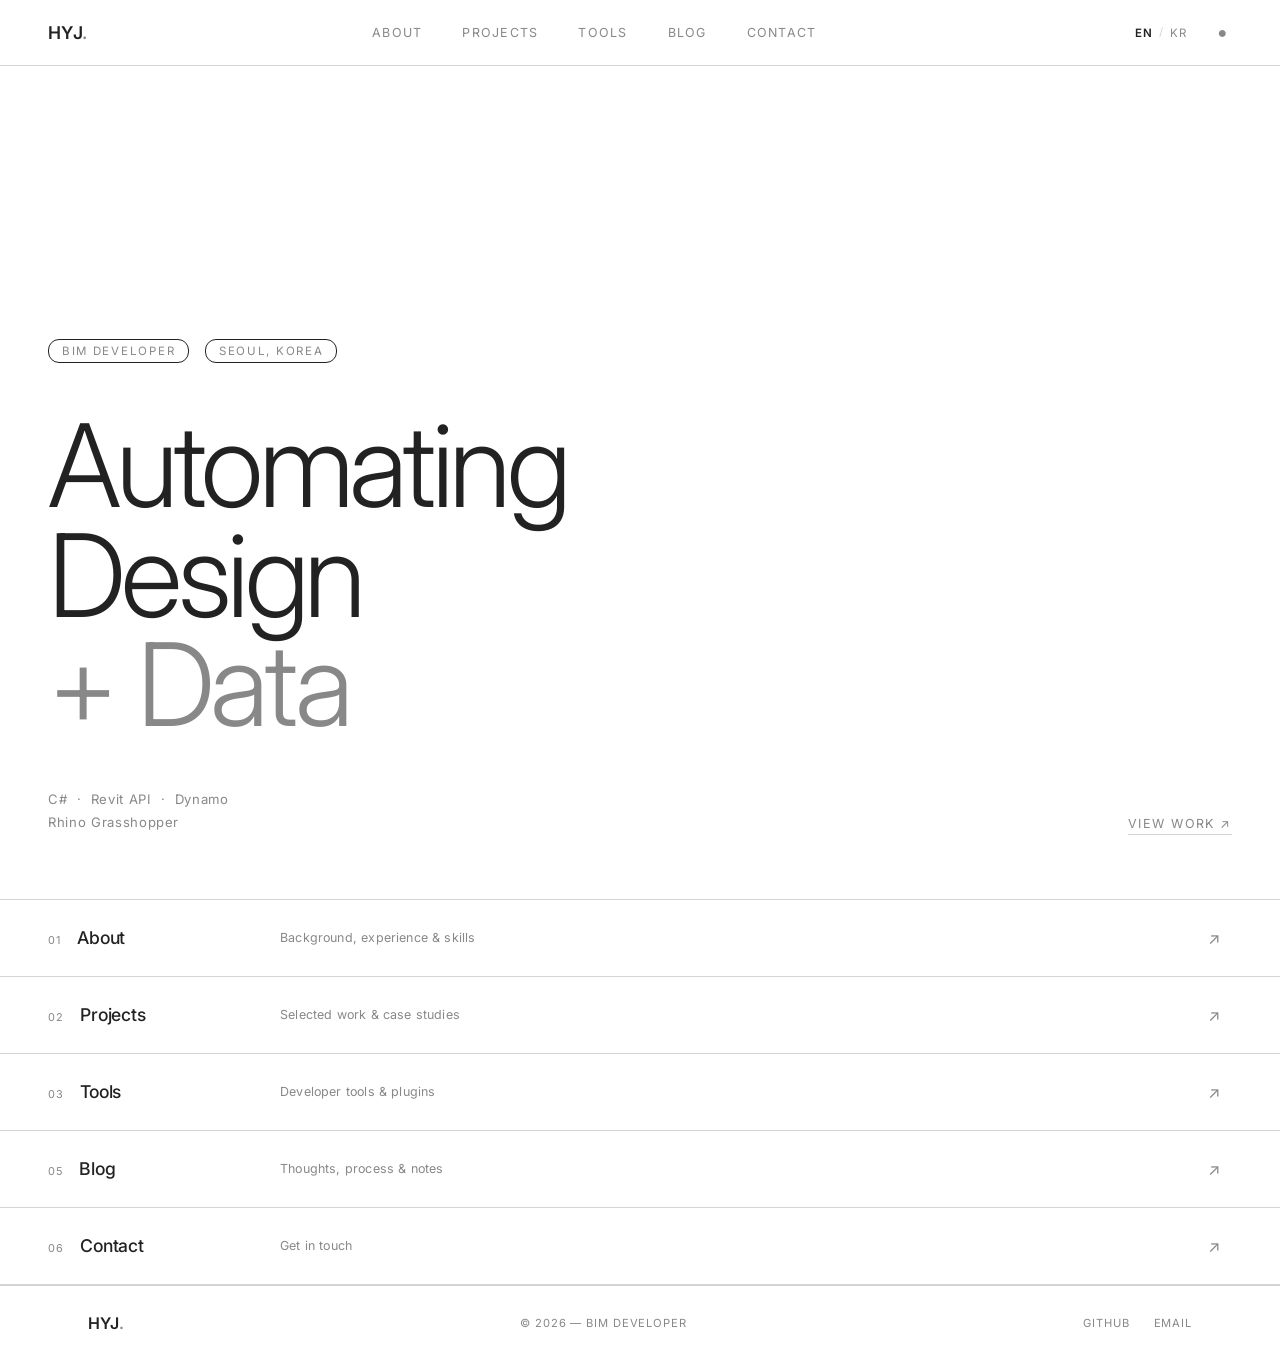
<file: index.html>
<!DOCTYPE html>
<html lang="en">
<head>
  <meta charset="UTF-8" />
  <meta name="viewport" content="width=device-width, initial-scale=1.0" />
  <title>HYJ — BIM Developer</title>
  <link rel="preconnect" href="https://fonts.googleapis.com">
  <link href="https://fonts.googleapis.com/css2?family=Inter:wght@300;400;500;600&display=swap" rel="stylesheet">
  <link rel="icon" type="image/svg+xml" href="favicon.svg" />
  <link rel="stylesheet" href="assets/css/style.css" />
  <script>if(localStorage.getItem('portfolio-theme')==='dark'||(localStorage.getItem('portfolio-theme')==null&&window.matchMedia('(prefers-color-scheme:dark)').matches))document.documentElement.classList.add('dark');</script>
</head>
<body class="page-home">

  <nav id="nav">
    <a href="index.html" class="nav-logo">HYJ<span class="logo-dot">.</span></a>
    <ul class="nav-links">
      <li><a href="about.html">About</a></li>
      <li><a href="projects.html">Projects</a></li>
      <li><a href="tools.html">Tools</a></li>
      <li><a href="blog.html">Blog</a></li>
      <li><a href="contact.html">Contact</a></li>
    </ul>
    <div class="nav-right">
      <div class="lang-toggle">
        <button class="lang-btn" data-lang="en">EN</button>
        <span class="lang-sep">/</span>
        <button class="lang-btn" data-lang="kr">KR</button>
      </div>
      <button class="theme-btn" id="themeBtn">●</button>
      <button class="nav-menu-btn" id="menuBtn">Menu</button>
    </div>
  </nav>

  <div class="mobile-menu" id="mobileMenu">
    <button class="mobile-close" id="menuClose">Close</button>
    <ul>
      <li><a href="about.html" class="mobile-link">About</a></li>
      <li><a href="projects.html" class="mobile-link">Projects</a></li>
      <li><a href="tools.html" class="mobile-link">Tools</a></li>
      <li><a href="blog.html" class="mobile-link">Blog</a></li>
      <li><a href="contact.html" class="mobile-link">Contact</a></li>
    </ul>
    <div class="mobile-controls">
      <div class="lang-toggle">
        <button class="lang-btn" data-lang="en">EN</button>
        <span class="lang-sep">/</span>
        <button class="lang-btn" data-lang="kr">KR</button>
      </div>
      <button class="theme-btn" id="themeBtnMobile">●</button>
    </div>
  </div>

  <section id="hero">
    <div class="hero-inner">
      <div class="hero-top">
        <span class="hero-tag" data-en="BIM Developer" data-kr="BIM 개발자">BIM Developer</span>
        <span class="hero-tag">Seoul, Korea</span>
      </div>
      <h1 class="hero-title">
        Automating<br />Design<br /><em>+ Data</em>
      </h1>
      <div class="hero-bottom">
        <p class="hero-desc">
          C# &nbsp;·&nbsp; Revit API &nbsp;·&nbsp; Dynamo<br />
          Rhino Grasshopper
        </p>
        <a href="projects.html" class="hero-cta" data-en="View Work ↗" data-kr="작업 보기 ↗">View Work ↗</a>
      </div>
    </div>
  </section>

  <section class="home-index">
    <a href="about.html" class="home-index-item">
      <div class="home-index-left">
        <span class="home-index-num">01</span>
        <span class="home-index-label">About</span>
      </div>
      <span class="home-index-desc" data-en="Background, experience &amp; skills" data-kr="배경, 경력 &amp; 기술">Background, experience &amp; skills</span>
      <span class="home-index-arrow">↗</span>
    </a>
    <a href="projects.html" class="home-index-item">
      <div class="home-index-left">
        <span class="home-index-num">02</span>
        <span class="home-index-label">Projects</span>
      </div>
      <span class="home-index-desc" data-en="Selected work &amp; case studies" data-kr="선별된 작업 &amp; 케이스 스터디">Selected work &amp; case studies</span>
      <span class="home-index-arrow">↗</span>
    </a>
    <a href="tools.html" class="home-index-item">
      <div class="home-index-left">
        <span class="home-index-num">03</span>
        <span class="home-index-label">Tools</span>
      </div>
      <span class="home-index-desc" data-en="Developer tools &amp; plugins" data-kr="개발 툴 &amp; 플러그인">Developer tools &amp; plugins</span>
      <span class="home-index-arrow">↗</span>
    </a>
    <a href="blog.html" class="home-index-item">
      <div class="home-index-left">
        <span class="home-index-num">05</span>
        <span class="home-index-label">Blog</span>
      </div>
      <span class="home-index-desc" data-en="Thoughts, process &amp; notes" data-kr="생각, 과정 &amp; 기록">Thoughts, process &amp; notes</span>
      <span class="home-index-arrow">↗</span>
    </a>
    <a href="contact.html" class="home-index-item">
      <div class="home-index-left">
        <span class="home-index-num">06</span>
        <span class="home-index-label">Contact</span>
      </div>
      <span class="home-index-desc" data-en="Get in touch" data-kr="연락하기">Get in touch</span>
      <span class="home-index-arrow">↗</span>
    </a>
  </section>

  <footer>
    <div class="footer-inner">
      <span class="footer-logo">HYJ<span class="logo-dot">.</span></span>
      <span class="footer-copy">© 2026 — BIM Developer</span>
      <div class="footer-links">
        <a href="https://github.com/hyojoonkwon" target="_blank">GitHub</a>
        <a href="mailto:kwonh3815@gmail.com">Email</a>
      </div>
    </div>
  </footer>

  <script src="assets/js/script.js"></script>
</body>
</html>
</file>
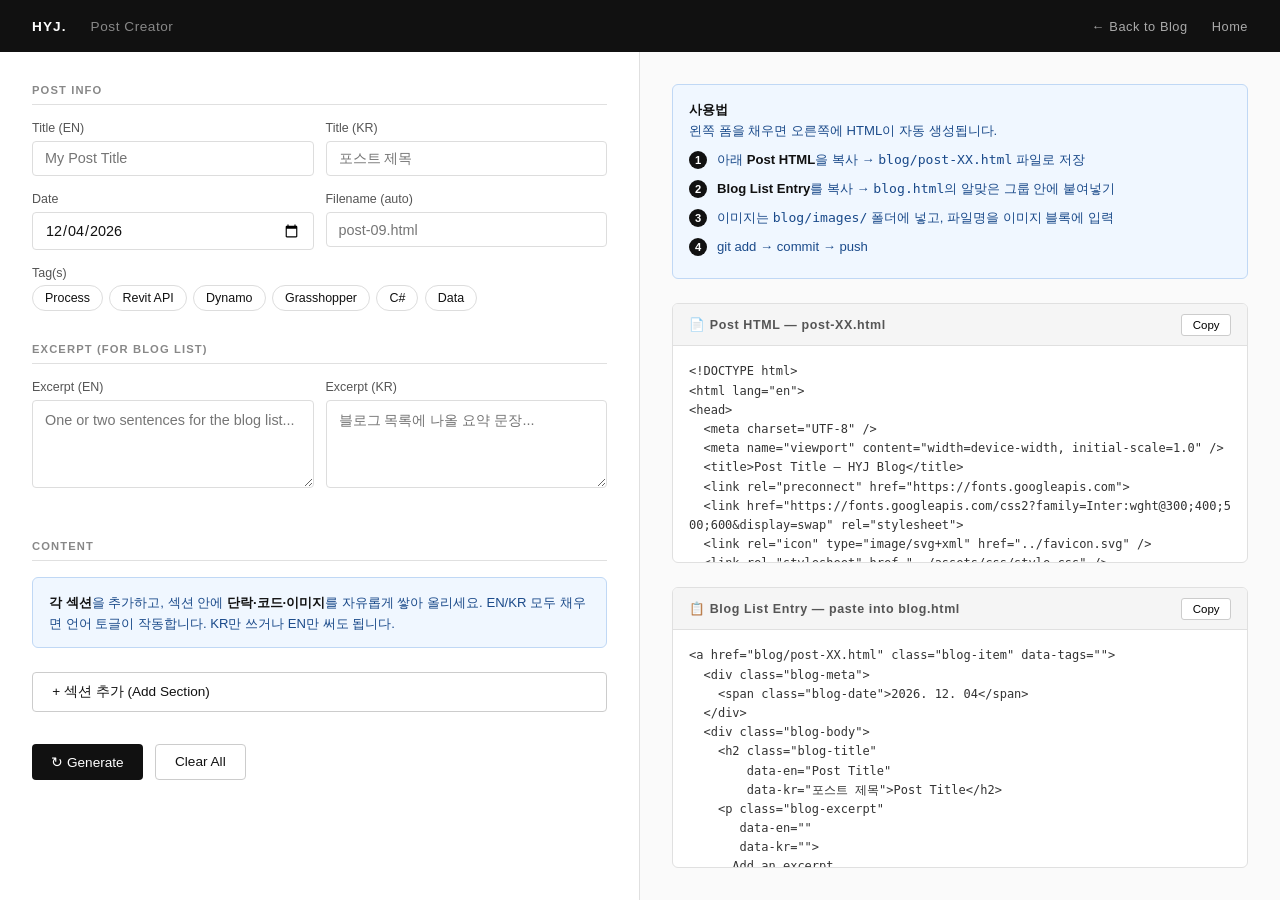
<file: _new-post.html>
<!DOCTYPE html>
<html lang="en">
<head>
  <meta charset="UTF-8" />
  <meta name="viewport" content="width=device-width, initial-scale=1.0" />
  <title>New Blog Post — HYJ Admin</title>
  <style>
    *, *::before, *::after { box-sizing: border-box; margin: 0; padding: 0; }

    body {
      font-family: 'Helvetica Neue', Helvetica, Arial, sans-serif;
      background: #f5f5f5;
      color: #111;
      min-height: 100vh;
    }

    /* ── Layout ── */
    .app {
      display: grid;
      grid-template-columns: 1fr 1fr;
      grid-template-rows: auto 1fr;
      height: 100vh;
      overflow: hidden;
    }

    .topbar {
      grid-column: 1 / -1;
      background: #111;
      color: #fff;
      padding: 0 2rem;
      height: 52px;
      display: flex;
      align-items: center;
      gap: 1.5rem;
      font-size: 0.85rem;
      letter-spacing: 0.04em;
    }
    .topbar .brand { font-weight: 600; letter-spacing: 0.08em; }
    .topbar .sub { color: #888; }
    .topbar .spacer { flex: 1; }
    .topbar a { color: #aaa; text-decoration: none; font-size: 0.8rem; }
    .topbar a:hover { color: #fff; }

    /* ── Left: Form ── */
    .form-panel {
      overflow-y: auto;
      padding: 2rem;
      background: #fff;
      border-right: 1px solid #e0e0e0;
    }

    /* ── Right: Output ── */
    .output-panel {
      overflow-y: auto;
      padding: 2rem;
      background: #fafafa;
      display: flex;
      flex-direction: column;
      gap: 1.5rem;
    }

    /* ── Form elements ── */
    .section-title {
      font-size: 0.7rem;
      font-weight: 600;
      letter-spacing: 0.1em;
      text-transform: uppercase;
      color: #888;
      margin-bottom: 1rem;
      padding-bottom: 0.5rem;
      border-bottom: 1px solid #e0e0e0;
    }

    .form-block { margin-bottom: 2rem; }

    .field { margin-bottom: 1rem; }

    label {
      display: block;
      font-size: 0.78rem;
      font-weight: 500;
      color: #555;
      margin-bottom: 0.35rem;
    }

    input[type="text"],
    input[type="date"],
    select,
    textarea {
      width: 100%;
      padding: 0.55rem 0.75rem;
      border: 1px solid #ddd;
      border-radius: 4px;
      font-size: 0.9rem;
      font-family: inherit;
      background: #fff;
      color: #111;
      outline: none;
      transition: border-color 0.15s;
    }
    input:focus, select:focus, textarea:focus { border-color: #111; }

    textarea { resize: vertical; min-height: 80px; line-height: 1.6; }

    .row { display: grid; grid-template-columns: 1fr 1fr; gap: 0.75rem; }

    /* ── Content sections ── */
    .content-section {
      border: 1px solid #e0e0e0;
      border-radius: 6px;
      padding: 1rem;
      margin-bottom: 1rem;
      background: #fafafa;
      position: relative;
    }

    .content-section .sec-label {
      font-size: 0.72rem;
      font-weight: 600;
      letter-spacing: 0.06em;
      text-transform: uppercase;
      color: #aaa;
      margin-bottom: 0.75rem;
      display: flex;
      align-items: center;
      justify-content: space-between;
    }

    .block-type-row {
      display: flex;
      gap: 0.5rem;
      margin-bottom: 0.75rem;
      flex-wrap: wrap;
    }

    .block-type-btn {
      font-size: 0.75rem;
      padding: 0.25rem 0.6rem;
      border: 1px solid #ccc;
      border-radius: 3px;
      background: #fff;
      cursor: pointer;
      transition: all 0.1s;
    }
    .block-type-btn:hover { background: #111; color: #fff; border-color: #111; }

    .block-item {
      border: 1px dashed #ddd;
      border-radius: 4px;
      padding: 0.75rem;
      margin-bottom: 0.6rem;
      background: #fff;
      position: relative;
    }

    .block-item .block-header {
      font-size: 0.7rem;
      color: #aaa;
      font-weight: 600;
      letter-spacing: 0.05em;
      text-transform: uppercase;
      margin-bottom: 0.5rem;
      display: flex;
      align-items: center;
      justify-content: space-between;
    }

    .remove-btn {
      background: none;
      border: none;
      cursor: pointer;
      font-size: 0.85rem;
      color: #ccc;
      padding: 0;
      line-height: 1;
      transition: color 0.1s;
    }
    .remove-btn:hover { color: #e55; }

    /* ── Buttons ── */
    .btn {
      display: inline-flex;
      align-items: center;
      gap: 0.4rem;
      padding: 0.6rem 1.2rem;
      border: none;
      border-radius: 4px;
      font-size: 0.85rem;
      font-weight: 500;
      cursor: pointer;
      transition: all 0.15s;
    }

    .btn-primary { background: #111; color: #fff; }
    .btn-primary:hover { background: #333; }
    .btn-secondary { background: #fff; color: #111; border: 1px solid #ccc; }
    .btn-secondary:hover { background: #f0f0f0; }
    .btn-accent { background: #1a73e8; color: #fff; }
    .btn-accent:hover { background: #1558b0; }
    .btn-green { background: #1e8a5e; color: #fff; }
    .btn-green:hover { background: #166b49; }

    .btn-row {
      display: flex;
      gap: 0.75rem;
      flex-wrap: wrap;
      margin-top: 1.5rem;
    }

    /* ── Output ── */
    .output-block {
      background: #fff;
      border: 1px solid #e0e0e0;
      border-radius: 6px;
      overflow: hidden;
    }

    .output-header {
      background: #f5f5f5;
      border-bottom: 1px solid #e0e0e0;
      padding: 0.6rem 1rem;
      display: flex;
      align-items: center;
      justify-content: space-between;
      font-size: 0.78rem;
      font-weight: 600;
      letter-spacing: 0.05em;
      color: #555;
    }

    .copy-btn {
      font-size: 0.72rem;
      padding: 0.25rem 0.65rem;
      border: 1px solid #ccc;
      border-radius: 3px;
      background: #fff;
      cursor: pointer;
      transition: all 0.1s;
    }
    .copy-btn:hover { background: #111; color: #fff; border-color: #111; }
    .copy-btn.copied { background: #1e8a5e; color: #fff; border-color: #1e8a5e; }

    .output-code {
      font-family: 'SF Mono', 'Fira Code', 'Consolas', monospace;
      font-size: 0.75rem;
      line-height: 1.6;
      padding: 1rem;
      white-space: pre-wrap;
      word-break: break-all;
      color: #333;
      max-height: 380px;
      overflow-y: auto;
    }

    .output-instructions {
      font-size: 0.82rem;
      color: #555;
      line-height: 1.6;
      padding: 1rem;
      border-top: 1px solid #e0e0e0;
      background: #fffdf0;
    }

    .output-instructions strong { color: #111; }
    .output-instructions code {
      background: #f0f0f0;
      padding: 0.1em 0.35em;
      border-radius: 3px;
      font-size: 0.85em;
    }

    .step { margin-bottom: 0.5rem; }
    .step-num {
      display: inline-block;
      width: 18px;
      height: 18px;
      background: #111;
      color: #fff;
      border-radius: 50%;
      font-size: 0.7rem;
      font-weight: 600;
      text-align: center;
      line-height: 18px;
      margin-right: 0.4rem;
    }

    /* ── Image preview ── */
    .img-preview {
      width: 100%;
      height: 120px;
      object-fit: cover;
      border-radius: 4px;
      margin-top: 0.5rem;
      display: none;
    }

    /* ── Notice ── */
    .notice {
      background: #f0f7ff;
      border: 1px solid #c0d8f5;
      border-radius: 6px;
      padding: 0.85rem 1rem;
      font-size: 0.82rem;
      color: #1a4a8a;
      line-height: 1.6;
    }
    .notice strong { color: #111; }

    /* ── Pill tag ── */
    .tag-select {
      display: flex;
      flex-wrap: wrap;
      gap: 0.4rem;
    }
    .tag-pill {
      font-size: 0.78rem;
      padding: 0.3rem 0.75rem;
      border: 1px solid #ddd;
      border-radius: 20px;
      cursor: pointer;
      background: #fff;
      transition: all 0.12s;
      user-select: none;
    }
    .tag-pill.active { background: #111; color: #fff; border-color: #111; }

    @media (max-width: 900px) {
      .app { grid-template-columns: 1fr; grid-template-rows: auto 1fr 1fr; height: auto; overflow: auto; }
      .topbar { grid-column: 1; }
      .form-panel, .output-panel { height: auto; }
    }
  </style>
</head>
<body>

<div class="app">

  <!-- Topbar -->
  <div class="topbar">
    <span class="brand">HYJ.</span>
    <span class="sub">Post Creator</span>
    <div class="spacer"></div>
    <a href="blog.html">← Back to Blog</a>
    <a href="index.html">Home</a>
  </div>

  <!-- ─── LEFT: Form ─── -->
  <div class="form-panel">

    <div class="form-block">
      <div class="section-title">Post Info</div>

      <div class="row">
        <div class="field">
          <label>Title (EN)</label>
          <input type="text" id="titleEn" placeholder="My Post Title" oninput="generate()" />
        </div>
        <div class="field">
          <label>Title (KR)</label>
          <input type="text" id="titleKr" placeholder="포스트 제목" oninput="generate()" />
        </div>
      </div>

      <div class="row">
        <div class="field">
          <label>Date</label>
          <input type="date" id="postDate" oninput="generate()" />
        </div>
        <div class="field">
          <label>Filename (auto)</label>
          <input type="text" id="filename" placeholder="post-09.html" oninput="generate()" />
        </div>
      </div>

      <div class="field">
        <label>Tag(s)</label>
        <div class="tag-select" id="tagSelect">
          <span class="tag-pill" onclick="toggleTag(this)">Process</span>
          <span class="tag-pill" onclick="toggleTag(this)">Revit API</span>
          <span class="tag-pill" onclick="toggleTag(this)">Dynamo</span>
          <span class="tag-pill" onclick="toggleTag(this)">Grasshopper</span>
          <span class="tag-pill" onclick="toggleTag(this)">C#</span>
          <span class="tag-pill" onclick="toggleTag(this)">Data</span>
        </div>
      </div>
    </div>

    <div class="form-block">
      <div class="section-title">Excerpt (for blog list)</div>
      <div class="row">
        <div class="field">
          <label>Excerpt (EN)</label>
          <textarea id="excerptEn" rows="3" placeholder="One or two sentences for the blog list..." oninput="generate()"></textarea>
        </div>
        <div class="field">
          <label>Excerpt (KR)</label>
          <textarea id="excerptKr" rows="3" placeholder="블로그 목록에 나올 요약 문장..." oninput="generate()"></textarea>
        </div>
      </div>
    </div>

    <div class="form-block">
      <div class="section-title">Content</div>
      <div class="notice" style="margin-bottom:1rem;">
        <strong>각 섹션</strong>을 추가하고, 섹션 안에 <strong>단락·코드·이미지</strong>를 자유롭게 쌓아 올리세요. EN/KR 모두 채우면 언어 토글이 작동합니다. KR만 쓰거나 EN만 써도 됩니다.
      </div>

      <div id="sections"></div>

      <button class="btn btn-secondary" onclick="addSection()" style="width:100%; margin-top:0.5rem;">
        + 섹션 추가 (Add Section)
      </button>
    </div>

    <div class="btn-row">
      <button class="btn btn-primary" onclick="generate()">↻ Generate</button>
      <button class="btn btn-secondary" onclick="clearAll()">Clear All</button>
    </div>

  </div>

  <!-- ─── RIGHT: Output ─── -->
  <div class="output-panel">

    <!-- Instructions -->
    <div class="notice">
      <strong>사용법</strong><br>
      왼쪽 폼을 채우면 오른쪽에 HTML이 자동 생성됩니다.
      <div class="step" style="margin-top:0.5rem;"><span class="step-num">1</span> 아래 <strong>Post HTML</strong>을 복사 → <code>blog/post-XX.html</code> 파일로 저장</div>
      <div class="step"><span class="step-num">2</span> <strong>Blog List Entry</strong>를 복사 → <code>blog.html</code>의 알맞은 그룹 안에 붙여넣기</div>
      <div class="step"><span class="step-num">3</span> 이미지는 <code>blog/images/</code> 폴더에 넣고, 파일명을 이미지 블록에 입력</div>
      <div class="step"><span class="step-num">4</span> git add → commit → push</div>
    </div>

    <!-- Post HTML output -->
    <div class="output-block">
      <div class="output-header">
        <span>📄 Post HTML — <span id="outputFilename">post-XX.html</span></span>
        <button class="copy-btn" onclick="copyOutput('postOutput', this)">Copy</button>
      </div>
      <div class="output-code" id="postOutput">← 왼쪽 폼을 채우면 여기에 HTML이 생성됩니다.</div>
    </div>

    <!-- Blog list entry output -->
    <div class="output-block">
      <div class="output-header">
        <span>📋 Blog List Entry — paste into blog.html</span>
        <button class="copy-btn" onclick="copyOutput('listOutput', this)">Copy</button>
      </div>
      <div class="output-code" id="listOutput">← 왼쪽 폼을 채우면 여기에 blog.html 항목이 생성됩니다.</div>
      <div class="output-instructions">
        <strong>blog.html</strong>에서 해당 태그의 그룹 <code>&lt;div class="group-posts"&gt;</code> 안에 붙여넣으세요.<br>
        새 태그 그룹이 필요하면 Post HTML 위의 메모를 참고하세요.
      </div>
    </div>

  </div>

</div>

<script>
  // ── State ──
  let sectionCount = 0;

  // Set today's date as default
  document.getElementById('postDate').valueAsDate = new Date();

  // ── Tag toggle ──
  function toggleTag(el) {
    el.classList.toggle('active');
    generate();
  }

  function getActiveTags() {
    return [...document.querySelectorAll('.tag-pill.active')].map(el => el.textContent.trim());
  }

  // ── Add section ──
  function addSection() {
    sectionCount++;
    const id = sectionCount;
    const container = document.getElementById('sections');

    const div = document.createElement('div');
    div.className = 'content-section';
    div.dataset.id = id;
    div.innerHTML = `
      <div class="sec-label">
        <span>Section ${id}</span>
        <button class="remove-btn" onclick="removeSection(${id})" title="Remove section">✕</button>
      </div>
      <div class="row">
        <div class="field">
          <label>Heading (EN) <span style="color:#aaa;font-weight:400;">— optional</span></label>
          <input type="text" placeholder="Section heading in English" oninput="generate()" data-role="headEn" />
        </div>
        <div class="field">
          <label>Heading (KR) <span style="color:#aaa;font-weight:400;">— optional</span></label>
          <input type="text" placeholder="섹션 제목" oninput="generate()" data-role="headKr" />
        </div>
      </div>
      <div class="blocks-container" id="blocks-${id}"></div>
      <div class="block-type-row">
        <span style="font-size:0.72rem;color:#aaa;align-self:center;">Add block:</span>
        <button class="block-type-btn" onclick="addBlock(${id},'paragraph')">¶ Paragraph</button>
        <button class="block-type-btn" onclick="addBlock(${id},'code')">{ } Code</button>
        <button class="block-type-btn" onclick="addBlock(${id},'image')">🖼 Image</button>
        <button class="block-type-btn" onclick="addBlock(${id},'quote')">❝ Quote</button>
      </div>
    `;
    container.appendChild(div);
    addBlock(id, 'paragraph'); // default first block
    generate();
  }

  function removeSection(id) {
    const el = document.querySelector(`.content-section[data-id="${id}"]`);
    if (el) el.remove();
    generate();
  }

  // ── Add block ──
  let blockCount = 0;

  function addBlock(sectionId, type) {
    blockCount++;
    const bid = blockCount;
    const container = document.getElementById(`blocks-${sectionId}`);
    const div = document.createElement('div');
    div.className = 'block-item';
    div.dataset.bid = bid;
    div.dataset.type = type;

    let inner = '';
    const labels = {
      paragraph: '¶ Paragraph',
      code:      '{ } Code',
      image:     '🖼 Image',
      quote:     '❝ Quote'
    };

    if (type === 'paragraph') {
      inner = `
        <div class="row">
          <div class="field">
            <label>Text (EN)</label>
            <textarea rows="3" placeholder="English paragraph..." oninput="generate()" data-role="paraEn"></textarea>
          </div>
          <div class="field">
            <label>Text (KR)</label>
            <textarea rows="3" placeholder="한국어 단락..." oninput="generate()" data-role="paraKr"></textarea>
          </div>
        </div>`;
    } else if (type === 'code') {
      inner = `
        <div class="field">
          <label>Code <span style="color:#aaa;font-weight:400;">(language comment optional)</span></label>
          <textarea rows="5" style="font-family:monospace;font-size:0.82rem;" placeholder="// Paste your code here..." oninput="generate()" data-role="code"></textarea>
        </div>`;
    } else if (type === 'image') {
      inner = `
        <div class="row">
          <div class="field">
            <label>Filename <span style="color:#aaa;font-weight:400;">(in blog/images/)</span></label>
            <input type="text" placeholder="my-image.png" oninput="generate();previewImg(this,${bid})" data-role="imgFile" />
            <img id="imgprev-${bid}" class="img-preview" src="" alt="" />
          </div>
          <div class="field">
            <label>Caption (EN)</label>
            <input type="text" placeholder="Image caption" oninput="generate()" data-role="imgCaptionEn" />
            <label style="margin-top:0.6rem;">Caption (KR)</label>
            <input type="text" placeholder="이미지 설명" oninput="generate()" data-role="imgCaptionKr" />
          </div>
        </div>`;
    } else if (type === 'quote') {
      inner = `
        <div class="row">
          <div class="field">
            <label>Quote (EN)</label>
            <textarea rows="3" placeholder="Quote in English..." oninput="generate()" data-role="quoteEn"></textarea>
          </div>
          <div class="field">
            <label>Quote (KR)</label>
            <textarea rows="3" placeholder="인용문 한국어..." oninput="generate()" data-role="quoteKr"></textarea>
          </div>
        </div>`;
    }

    div.innerHTML = `
      <div class="block-header">
        <span>${labels[type]}</span>
        <button class="remove-btn" onclick="removeBlock(${bid})" title="Remove">✕</button>
      </div>
      ${inner}`;
    container.appendChild(div);
    generate();
  }

  function removeBlock(bid) {
    const el = document.querySelector(`.block-item[data-bid="${bid}"]`);
    if (el) el.remove();
    generate();
  }

  function previewImg(input, bid) {
    const prev = document.getElementById(`imgprev-${bid}`);
    if (!prev) return;
    const filename = input.value.trim();
    if (filename) {
      prev.src = `images/${filename}`;
      prev.style.display = 'block';
      prev.onerror = () => { prev.style.display = 'none'; };
    } else {
      prev.style.display = 'none';
    }
  }

  function clearAll() {
    if (!confirm('모든 내용을 지우시겠습니까?')) return;
    document.getElementById('titleEn').value = '';
    document.getElementById('titleKr').value = '';
    document.getElementById('filename').value = '';
    document.getElementById('excerptEn').value = '';
    document.getElementById('excerptKr').value = '';
    document.querySelectorAll('.tag-pill').forEach(p => p.classList.remove('active'));
    document.getElementById('postDate').valueAsDate = new Date();
    document.getElementById('sections').innerHTML = '';
    sectionCount = 0; blockCount = 0;
    generate();
  }

  // ── Copy ──
  function copyOutput(id, btn) {
    const text = document.getElementById(id).textContent;
    navigator.clipboard.writeText(text).then(() => {
      btn.textContent = '✓ Copied!';
      btn.classList.add('copied');
      setTimeout(() => { btn.textContent = 'Copy'; btn.classList.remove('copied'); }, 2000);
    });
  }

  // ── Generate ──
  function generate() {
    const titleEn = document.getElementById('titleEn').value.trim() || 'Post Title';
    const titleKr = document.getElementById('titleKr').value.trim() || '포스트 제목';
    const rawDate = document.getElementById('postDate').value; // YYYY-MM-DD
    const filename = document.getElementById('filename').value.trim() || 'post-XX.html';
    const excerptEn = document.getElementById('excerptEn').value.trim();
    const excerptKr = document.getElementById('excerptKr').value.trim();
    const tags = getActiveTags();
    const tagAttr = tags.join(' ').replace('Revit API', 'Revit-API'); // safe attribute

    // Format date
    let displayDate = '';
    if (rawDate) {
      const [y, m, d] = rawDate.split('-');
      displayDate = `${y}. ${m}. ${d}`;
    }

    // First tag for display
    const displayTag = tags[0] || 'Process';

    // Build content HTML
    let contentHtml = '';
    document.querySelectorAll('.content-section').forEach(sec => {
      const headEn = (sec.querySelector('[data-role="headEn"]')?.value || '').trim();
      const headKr = (sec.querySelector('[data-role="headKr"]')?.value || '').trim();

      if (headEn || headKr) {
        contentHtml += `\n        <h2 data-en="${esc(headEn)}" data-kr="${esc(headKr)}">${esc(headEn) || esc(headKr)}</h2>\n`;
      }

      sec.querySelectorAll('.block-item').forEach(block => {
        const type = block.dataset.type;

        if (type === 'paragraph') {
          const en = (block.querySelector('[data-role="paraEn"]')?.value || '').trim();
          const kr = (block.querySelector('[data-role="paraKr"]')?.value || '').trim();
          if (en || kr) {
            contentHtml += `\n        <p data-en="${esc(en)}" data-kr="${esc(kr)}">\n          ${esc(en) || esc(kr)}\n        </p>\n`;
          }
        } else if (type === 'code') {
          const code = (block.querySelector('[data-role="code"]')?.value || '').trim();
          if (code) {
            contentHtml += `\n        <pre><code>${esc(code)}</code></pre>\n`;
          }
        } else if (type === 'image') {
          const file = (block.querySelector('[data-role="imgFile"]')?.value || '').trim();
          const capEn = (block.querySelector('[data-role="imgCaptionEn"]')?.value || '').trim();
          const capKr = (block.querySelector('[data-role="imgCaptionKr"]')?.value || '').trim();
          if (file) {
            contentHtml += `\n        <figure class="post-figure">\n          <img src="../blog/images/${file}" alt="${esc(capEn || capKr)}" class="post-img" />\n`;
            if (capEn || capKr) {
              contentHtml += `          <figcaption data-en="${esc(capEn)}" data-kr="${esc(capKr)}">${esc(capEn) || esc(capKr)}</figcaption>\n`;
            }
            contentHtml += `        </figure>\n`;
          }
        } else if (type === 'quote') {
          const en = (block.querySelector('[data-role="quoteEn"]')?.value || '').trim();
          const kr = (block.querySelector('[data-role="quoteKr"]')?.value || '').trim();
          if (en || kr) {
            contentHtml += `\n        <blockquote>\n          <p data-en="${esc(en)}" data-kr="${esc(kr)}">${esc(en) || esc(kr)}</p>\n        </blockquote>\n`;
          }
        }
      });
    });

    if (!contentHtml.trim()) {
      contentHtml = `\n        <p>Write your content here...</p>\n`;
    }

    // ── Full post HTML ──
    const postHtml = `<!DOCTYPE html>
<html lang="en">
<head>
  <meta charset="UTF-8" />
  <meta name="viewport" content="width=device-width, initial-scale=1.0" />
  <title>${escHtml(titleEn)} — HYJ Blog</title>
  <link rel="preconnect" href="https://fonts.googleapis.com">
  <link href="https://fonts.googleapis.com/css2?family=Inter:wght@300;400;500;600&display=swap" rel="stylesheet">
  <link rel="icon" type="image/svg+xml" href="../favicon.svg" />
  <link rel="stylesheet" href="../assets/css/style.css" />
  <script>if(localStorage.getItem('portfolio-theme')==='dark'||(localStorage.getItem('portfolio-theme')==null&&window.matchMedia('(prefers-color-scheme:dark)').matches))document.documentElement.classList.add('dark');<\/script>
</head>
<body class="page-inner">

  <nav id="nav">
    <a href="../index.html" class="nav-logo">HYJ<span class="logo-dot">.</span></a>
    <ul class="nav-links">
      <li><a href="../about.html">About</a></li>
      <li><a href="../projects.html">Projects</a></li>
      <li><a href="../tools.html">Tools</a></li>
      <li><a href="../blog.html" class="active">Blog</a></li>
      <li><a href="../contact.html">Contact</a></li>
    </ul>
    <div class="nav-right">
      <div class="lang-toggle">
        <button class="lang-btn" data-lang="en">EN</button>
        <span class="lang-sep">/</span>
        <button class="lang-btn" data-lang="kr">KR</button>
      </div>
      <button class="theme-btn" id="themeBtn">●</button>
      <button class="nav-menu-btn" id="menuBtn">Menu</button>
    </div>
  </nav>

  <div class="mobile-menu" id="mobileMenu">
    <button class="mobile-close" id="menuClose">Close</button>
    <ul>
      <li><a href="../about.html" class="mobile-link">About</a></li>
      <li><a href="../projects.html" class="mobile-link">Projects</a></li>
      <li><a href="../tools.html" class="mobile-link">Tools</a></li>
      <li><a href="../blog.html" class="mobile-link">Blog</a></li>
      <li><a href="../contact.html" class="mobile-link">Contact</a></li>
    </ul>
    <div class="mobile-controls">
      <div class="lang-toggle">
        <button class="lang-btn" data-lang="en">EN</button>
        <span class="lang-sep">/</span>
        <button class="lang-btn" data-lang="kr">KR</button>
      </div>
      <button class="theme-btn" id="themeBtnMobile">●</button>
    </div>
  </div>

  <main class="page-main">
    <div class="page-header post-header">
      <a href="../blog.html" class="back-link">← Blog</a>
      <div class="post-meta-header">
        <span class="blog-date">${displayDate}</span>
        <span class="blog-tag">${escHtml(displayTag)}</span>
      </div>
    </div>

    <div class="post-inner">
      <h1 class="post-title"
          data-en="${esc(titleEn)}"
          data-kr="${esc(titleKr)}">${escHtml(titleEn)}</h1>

      <div class="post-content">${contentHtml}
      </div>
    </div>
  </main>

  <footer>
    <div class="footer-inner">
      <span class="footer-logo">HYJ<span class="logo-dot">.</span></span>
      <span class="footer-copy">© 2026 — BIM Developer</span>
      <div class="footer-links">
        <a href="https://github.com/hyojoonkwon" target="_blank">GitHub</a>
        <a href="mailto:kwonh3815@gmail.com">Email</a>
      </div>
    </div>
  </footer>

  <script src="../assets/js/script.js"><\/script>
</body>
</html>`;

    // ── Blog list entry ──
    const tagsDataAttr = tags.map(t => t === 'Revit API' ? 'Revit-API' : t).join(' ');
    const listHtml = `<a href="blog/${filename}" class="blog-item" data-tags="${escHtml(tagsDataAttr)}">
  <div class="blog-meta">
    <span class="blog-date">${displayDate}</span>
  </div>
  <div class="blog-body">
    <h2 class="blog-title"
        data-en="${esc(titleEn)}"
        data-kr="${esc(titleKr)}">${escHtml(titleEn)}</h2>
    <p class="blog-excerpt"
       data-en="${esc(excerptEn)}"
       data-kr="${esc(excerptKr)}">
      ${escHtml(excerptEn) || escHtml(excerptKr) || 'Add an excerpt...'}
    </p>
  </div>
  <span class="blog-arrow">↗</span>
</a>`;

    document.getElementById('postOutput').textContent = postHtml;
    document.getElementById('listOutput').textContent = listHtml;
    document.getElementById('outputFilename').textContent = filename;
  }

  // ── Helpers ──
  function esc(str) {
    return (str || '')
      .replace(/&/g, '&amp;')
      .replace(/"/g, '&quot;')
      .replace(/</g, '&lt;')
      .replace(/>/g, '&gt;');
  }
  function escHtml(str) {
    return (str || '')
      .replace(/&/g, '&amp;')
      .replace(/</g, '&lt;')
      .replace(/>/g, '&gt;');
  }

  // Init with one empty section
  generate();
</script>

</body>
</html>
</file>
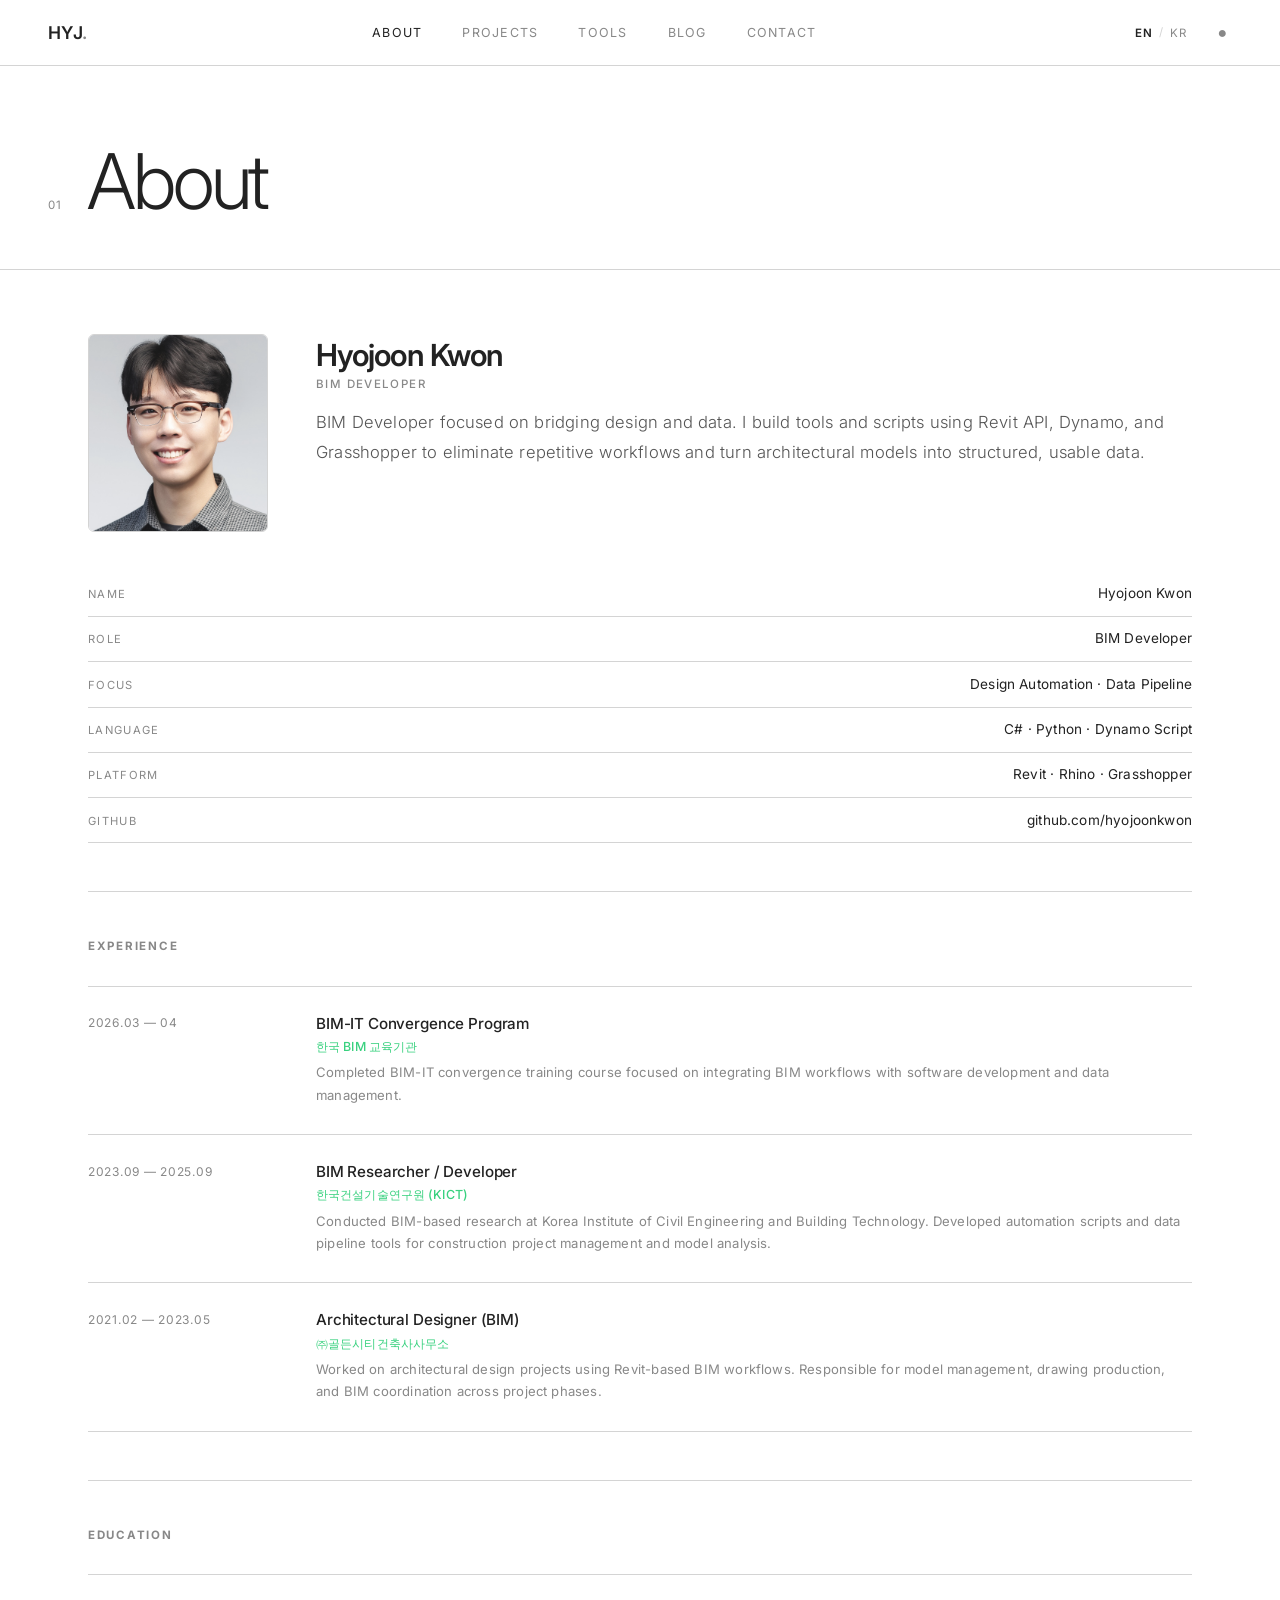
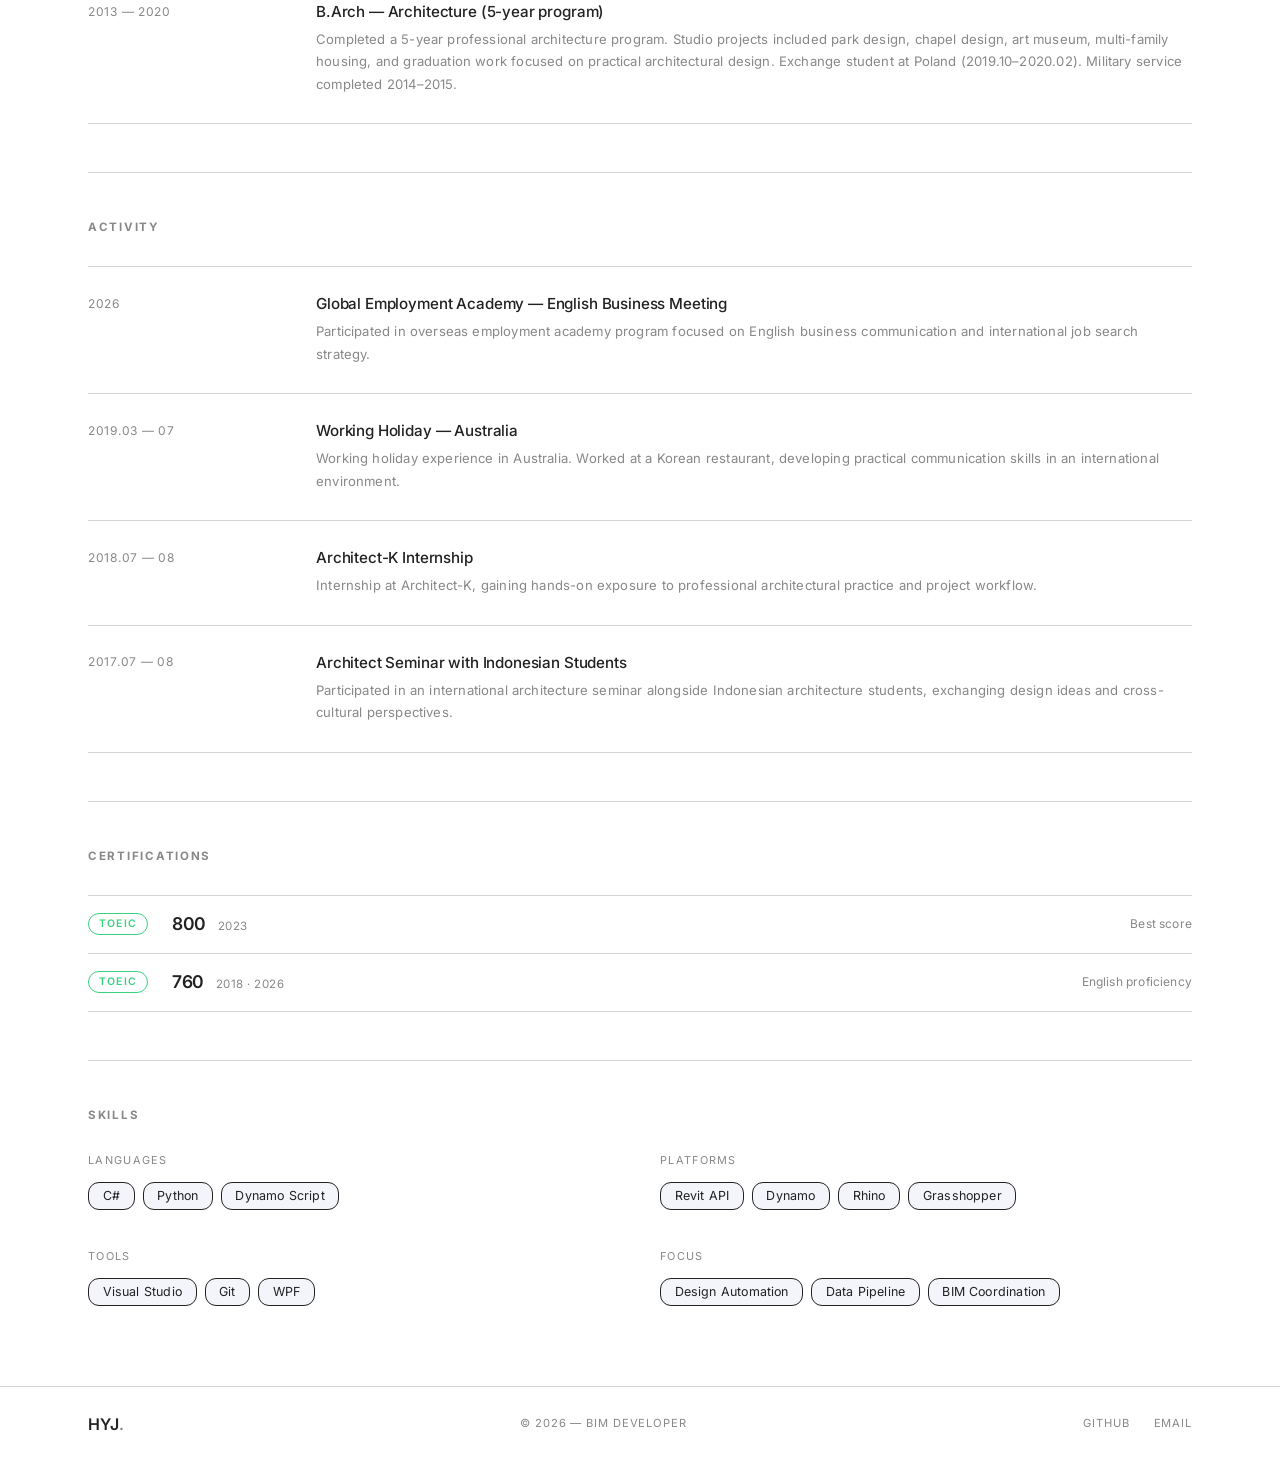
<file: about.html>
<!DOCTYPE html>
<html lang="en">
<head>
  <meta charset="UTF-8" />
  <meta name="viewport" content="width=device-width, initial-scale=1.0" />
  <title>About — HYJ</title>
  <link rel="preconnect" href="https://fonts.googleapis.com">
  <link href="https://fonts.googleapis.com/css2?family=Inter:wght@300;400;500;600&display=swap" rel="stylesheet">
  <link rel="icon" type="image/svg+xml" href="favicon.svg" />
  <link rel="stylesheet" href="assets/css/style.css" />
  <script>if(localStorage.getItem('portfolio-theme')==='dark'||(localStorage.getItem('portfolio-theme')==null&&window.matchMedia('(prefers-color-scheme:dark)').matches))document.documentElement.classList.add('dark');</script>
</head>
<body class="page-inner">

  <nav id="nav">
    <a href="index.html" class="nav-logo">HYJ<span class="logo-dot">.</span></a>
    <ul class="nav-links">
      <li><a href="about.html" class="active">About</a></li>
      <li><a href="projects.html">Projects</a></li>
      <li><a href="tools.html">Tools</a></li>
      <li><a href="blog.html">Blog</a></li>
      <li><a href="contact.html">Contact</a></li>
    </ul>
    <div class="nav-right">
      <div class="lang-toggle">
        <button class="lang-btn" data-lang="en">EN</button>
        <span class="lang-sep">/</span>
        <button class="lang-btn" data-lang="kr">KR</button>
      </div>
      <button class="theme-btn" id="themeBtn">●</button>
      <button class="nav-menu-btn" id="menuBtn">Menu</button>
    </div>
  </nav>

  <div class="mobile-menu" id="mobileMenu">
    <button class="mobile-close" id="menuClose">Close</button>
    <ul>
      <li><a href="about.html" class="mobile-link">About</a></li>
      <li><a href="projects.html" class="mobile-link">Projects</a></li>
      <li><a href="tools.html" class="mobile-link">Tools</a></li>
      <li><a href="blog.html" class="mobile-link">Blog</a></li>
      <li><a href="contact.html" class="mobile-link">Contact</a></li>
    </ul>
    <div class="mobile-controls">
      <div class="lang-toggle">
        <button class="lang-btn" data-lang="en">EN</button>
        <span class="lang-sep">/</span>
        <button class="lang-btn" data-lang="kr">KR</button>
      </div>
      <button class="theme-btn" id="themeBtnMobile">●</button>
    </div>
  </div>

  <main class="page-main">
    <div class="page-header">
      <span class="page-index">01</span>
      <h1 class="page-title">About</h1>
    </div>

    <div class="section-inner">

      <!-- Profile hero: photo + intro -->
      <div class="about-hero">
        <img src="assets/images/profile.jpg" alt="Hyojoon Kwon" class="about-photo" />
        <div class="about-intro">
          <div class="about-name-block">
            <h2 class="about-name" data-en="Hyojoon Kwon" data-kr="권효준">Hyojoon Kwon</h2>
            <span class="about-role-label" data-en="BIM Developer" data-kr="BIM 개발자">BIM Developer</span>
          </div>
          <p class="about-statement"
             data-en="BIM Developer focused on bridging design and data. I build tools and scripts using Revit API, Dynamo, and Grasshopper to eliminate repetitive workflows and turn architectural models into structured, usable data."
             data-kr="설계와 데이터를 연결하는 BIM 개발자입니다. Revit API, Dynamo, Grasshopper를 활용해 반복 작업을 자동화하고 건축 모델을 구조화된 데이터로 전환하는 툴과 스크립트를 개발합니다.">
            BIM Developer focused on bridging design and data. I build tools and scripts using Revit API, Dynamo, and Grasshopper to eliminate repetitive workflows and turn architectural models into structured, usable data.
          </p>
        </div>
      </div>

      <!-- Detail rows -->
      <div class="about-details-block">
        <div class="detail-row">
          <span class="detail-key" data-en="Name" data-kr="이름">Name</span>
          <span class="detail-val" data-en="Hyojoon Kwon" data-kr="권효준">Hyojoon Kwon</span>
        </div>
        <div class="detail-row">
          <span class="detail-key" data-en="Role" data-kr="직무">Role</span>
          <span class="detail-val" data-en="BIM Developer" data-kr="BIM 개발자">BIM Developer</span>
        </div>
        <div class="detail-row">
          <span class="detail-key" data-en="Focus" data-kr="전문 분야">Focus</span>
          <span class="detail-val" data-en="Design Automation · Data Pipeline" data-kr="설계 자동화 · 데이터 파이프라인">Design Automation · Data Pipeline</span>
        </div>
        <div class="detail-row">
          <span class="detail-key" data-en="Language" data-kr="언어">Language</span>
          <span class="detail-val">C# · Python · Dynamo Script</span>
        </div>
        <div class="detail-row">
          <span class="detail-key" data-en="Platform" data-kr="플랫폼">Platform</span>
          <span class="detail-val">Revit · Rhino · Grasshopper</span>
        </div>
        <div class="detail-row">
          <span class="detail-key">GitHub</span>
          <span class="detail-val">
            <a href="https://github.com/hyojoonkwon" target="_blank" class="inline-link">github.com/hyojoonkwon</a>
          </span>
        </div>
      </div>

      <div class="divider"></div>

      <div class="content-block">
        <h2 class="block-title" data-en="Experience" data-kr="경력">Experience</h2>
        <div class="timeline">

          <div class="timeline-item">
            <div class="timeline-left">
              <span class="timeline-date">2026.03 — 04</span>
            </div>
            <div class="timeline-right">
              <h3 class="timeline-role"
                  data-en="BIM-IT Convergence Program"
                  data-kr="BIM-IT 융합과정">BIM-IT 융합과정</h3>
              <p class="timeline-company">한국 BIM 교육기관</p>
              <p class="timeline-desc"
                 data-en="Completed BIM-IT convergence training course focused on integrating BIM workflows with software development and data management."
                 data-kr="BIM 워크플로우와 소프트웨어 개발, 데이터 관리를 통합하는 BIM-IT 융합과정 수료.">
                BIM 워크플로우와 소프트웨어 개발, 데이터 관리를 통합하는 BIM-IT 융합과정 수료.
              </p>
            </div>
          </div>

          <div class="timeline-item">
            <div class="timeline-left">
              <span class="timeline-date">2023.09 — 2025.09</span>
            </div>
            <div class="timeline-right">
              <h3 class="timeline-role"
                  data-en="BIM Researcher / Developer"
                  data-kr="BIM 연구원 / 개발자">BIM 연구원 / 개발자</h3>
              <p class="timeline-company">한국건설기술연구원 (KICT)</p>
              <p class="timeline-desc"
                 data-en="Conducted BIM-based research at Korea Institute of Civil Engineering and Building Technology. Developed automation scripts and data pipeline tools for construction project management and model analysis."
                 data-kr="한국건설기술연구원에서 BIM 기반 연구 수행. 건설 프로젝트 관리 및 모델 분석을 위한 자동화 스크립트와 데이터 파이프라인 도구 개발.">
                한국건설기술연구원에서 BIM 기반 연구 수행. 건설 프로젝트 관리 및 모델 분석을 위한 자동화 스크립트와 데이터 파이프라인 도구 개발.
              </p>
            </div>
          </div>

          <div class="timeline-item">
            <div class="timeline-left">
              <span class="timeline-date">2021.02 — 2023.05</span>
            </div>
            <div class="timeline-right">
              <h3 class="timeline-role"
                  data-en="Architectural Designer (BIM)"
                  data-kr="건축 설계사 (BIM)">건축 설계사 (BIM)</h3>
              <p class="timeline-company">㈜골든시티건축사사무소</p>
              <p class="timeline-desc"
                 data-en="Worked on architectural design projects using Revit-based BIM workflows. Responsible for model management, drawing production, and BIM coordination across project phases."
                 data-kr="Revit 기반 BIM 워크플로우를 활용한 건축 설계 프로젝트 참여. 모델 관리, 도면 작성 및 프로젝트 단계별 BIM 조율 담당.">
                Revit 기반 BIM 워크플로우를 활용한 건축 설계 프로젝트 참여. 모델 관리, 도면 작성 및 프로젝트 단계별 BIM 조율 담당.
              </p>
            </div>
          </div>

        </div>
      </div>

      <div class="divider"></div>

      <!-- Education -->
      <div class="content-block">
        <h2 class="block-title" data-en="Education" data-kr="학력">Education</h2>
        <div class="timeline">

          <div class="timeline-item">
            <div class="timeline-left">
              <span class="timeline-date">2013 — 2020</span>
            </div>
            <div class="timeline-right">
              <h3 class="timeline-role"
                  data-en="B.Arch — Architecture (5-year program)"
                  data-kr="건축학사 — 건축학과 (5년제)">건축학사 — 건축학과 (5년제)</h3>
              <p class="timeline-desc"
                 data-en="Completed a 5-year professional architecture program. Studio projects included park design, chapel design, art museum, multi-family housing, and graduation work focused on practical architectural design. Exchange student at Poland (2019.10–2020.02). Military service completed 2014–2015."
                 data-kr="5년제 건축학 전문학사 과정 수료. 스튜디오 작품으로 공원·성당 설계, 미술관, 공동주택 아파트, 졸업 작품(실무중심 건축설계) 수행. 폴란드 교환학생 (2019.10–2020.02), 군 복무 (2014.01–2015.10) 이수.">
                5년제 건축학 전문학사 과정 수료. 스튜디오 작품으로 공원·성당 설계, 미술관, 공동주택 아파트, 졸업 작품(실무중심 건축설계) 수행. 폴란드 교환학생 (2019.10–2020.02), 군 복무 (2014.01–2015.10) 이수.
              </p>
            </div>
          </div>

        </div>
      </div>

      <div class="divider"></div>

      <!-- Activity -->
      <div class="content-block">
        <h2 class="block-title" data-en="Activity" data-kr="활동">Activity</h2>
        <div class="timeline">

          <div class="timeline-item">
            <div class="timeline-left">
              <span class="timeline-date">2026</span>
            </div>
            <div class="timeline-right">
              <h3 class="timeline-role"
                  data-en="Global Employment Academy — English Business Meeting"
                  data-kr="해외취업아카데미 — 영어 비즈니스 미팅">해외취업아카데미 — 영어 비즈니스 미팅</h3>
              <p class="timeline-desc"
                 data-en="Participated in overseas employment academy program focused on English business communication and international job search strategy."
                 data-kr="해외 취업을 위한 영어 비즈니스 커뮤니케이션 및 국제 취업 전략 프로그램 참여.">
                해외 취업을 위한 영어 비즈니스 커뮤니케이션 및 국제 취업 전략 프로그램 참여.
              </p>
            </div>
          </div>

          <div class="timeline-item">
            <div class="timeline-left">
              <span class="timeline-date">2019.03 — 07</span>
            </div>
            <div class="timeline-right">
              <h3 class="timeline-role"
                  data-en="Working Holiday — Australia"
                  data-kr="호주 워킹홀리데이">호주 워킹홀리데이</h3>
              <p class="timeline-desc"
                 data-en="Working holiday experience in Australia. Worked at a Korean restaurant, developing practical communication skills in an international environment."
                 data-kr="호주 워킹홀리데이. 한국 식당 근무를 통해 국제적 환경에서의 실전 커뮤니케이션 역량 강화.">
                호주 워킹홀리데이. 한국 식당 주방 근무를 통해 국제적 환경에서의 적응력 및 커뮤니케이션 역량 강화.
              </p>
            </div>
          </div>

          <div class="timeline-item">
            <div class="timeline-left">
              <span class="timeline-date">2018.07 — 08</span>
            </div>
            <div class="timeline-right">
              <h3 class="timeline-role"
                  data-en="Architect-K Internship"
                  data-kr="Architect-K 인턴십">Architect-K 인턴생활</h3>
              <p class="timeline-desc"
                 data-en="Internship at Architect-K, gaining hands-on exposure to professional architectural practice and project workflow."
                 data-kr="Architect-K에서 인턴으로 실무 건축 프로세스 및 프로젝트 워크플로우 현장 경험.">
                Architect-K에서 인턴으로 실무 건축 프로세스 및 프로젝트 워크플로우 현장 경험.
              </p>
            </div>
          </div>

          <div class="timeline-item">
            <div class="timeline-left">
              <span class="timeline-date">2017.07 — 08</span>
            </div>
            <div class="timeline-right">
              <h3 class="timeline-role"
                  data-en="Architect Seminar with Indonesian Students"
                  data-kr="인도네시아 건축 세미나">Architect Seminar with Indonesian Students</h3>
              <p class="timeline-desc"
                 data-en="Participated in an international architecture seminar alongside Indonesian architecture students, exchanging design ideas and cross-cultural perspectives."
                 data-kr="인도네시아 건축학과 학생들과 함께하는 국제 건축 세미나 참가. 설계 아이디어 교류 및 다문화적 시각 공유.">
                인도네시아 건축학과 학생들과 함께하는 국제 건축 세미나 참가. 설계 아이디어 교류 및 다문화적 시각 공유.
              </p>
            </div>
          </div>

        </div>
      </div>

      <div class="divider"></div>

      <!-- Certifications -->
      <div class="content-block">
        <h2 class="block-title" data-en="Certifications" data-kr="자격 / 어학">Certifications</h2>
        <div class="cert-list">

          <div class="cert-item">
            <div class="cert-badge">TOEIC</div>
            <div class="cert-info">
              <span class="cert-score">800</span>
              <span class="cert-year">2023</span>
            </div>
            <p class="cert-desc" data-en="Best score" data-kr="최고 점수">최고 점수</p>
          </div>

          <div class="cert-item">
            <div class="cert-badge">TOEIC</div>
            <div class="cert-info">
              <span class="cert-score">760</span>
              <span class="cert-year">2018 · 2026</span>
            </div>
            <p class="cert-desc" data-en="English proficiency" data-kr="영어 어학 성적">영어 어학 성적</p>
          </div>

          <!-- IELTS 점수 취득 후 아래 블록 주석 해제하세요 -->
          <!--
          <div class="cert-item">
            <div class="cert-badge">IELTS</div>
            <div class="cert-info">
              <span class="cert-score">0.0</span>
              <span class="cert-year">20XX</span>
            </div>
            <p class="cert-desc" data-en="Overall Band Score" data-kr="종합 밴드 점수">종합 밴드 점수</p>
          </div>
          -->

        </div>
      </div>

      <div class="divider"></div>

      <div class="content-block">
        <h2 class="block-title" data-en="Skills" data-kr="기술 스택">Skills</h2>
        <div class="skills-grid">
          <div class="skill-group">
            <span class="skill-category" data-en="Languages" data-kr="언어">Languages</span>
            <div class="skill-tags">
              <span class="skill-tag">C#</span>
              <span class="skill-tag">Python</span>
              <span class="skill-tag">Dynamo Script</span>
            </div>
          </div>
          <div class="skill-group">
            <span class="skill-category" data-en="Platforms" data-kr="플랫폼">Platforms</span>
            <div class="skill-tags">
              <span class="skill-tag">Revit API</span>
              <span class="skill-tag">Dynamo</span>
              <span class="skill-tag">Rhino</span>
              <span class="skill-tag">Grasshopper</span>
            </div>
          </div>
          <div class="skill-group">
            <span class="skill-category" data-en="Tools" data-kr="도구">Tools</span>
            <div class="skill-tags">
              <span class="skill-tag">Visual Studio</span>
              <span class="skill-tag">Git</span>
              <span class="skill-tag">WPF</span>
            </div>
          </div>
          <div class="skill-group">
            <span class="skill-category" data-en="Focus" data-kr="관심 분야">Focus</span>
            <div class="skill-tags">
              <span class="skill-tag" data-en="Design Automation" data-kr="설계 자동화">Design Automation</span>
              <span class="skill-tag" data-en="Data Pipeline" data-kr="데이터 파이프라인">Data Pipeline</span>
              <span class="skill-tag" data-en="BIM Coordination" data-kr="BIM 협업">BIM Coordination</span>
            </div>
          </div>
        </div>
      </div>

    </div>
  </main>

  <footer>
    <div class="footer-inner">
      <span class="footer-logo">HYJ<span class="logo-dot">.</span></span>
      <span class="footer-copy">© 2026 — BIM Developer</span>
      <div class="footer-links">
        <a href="https://github.com/hyojoonkwon" target="_blank">GitHub</a>
        <a href="mailto:kwonh3815@gmail.com">Email</a>
      </div>
    </div>
  </footer>

  <script src="assets/js/script.js"></script>
</body>
</html>
</file>
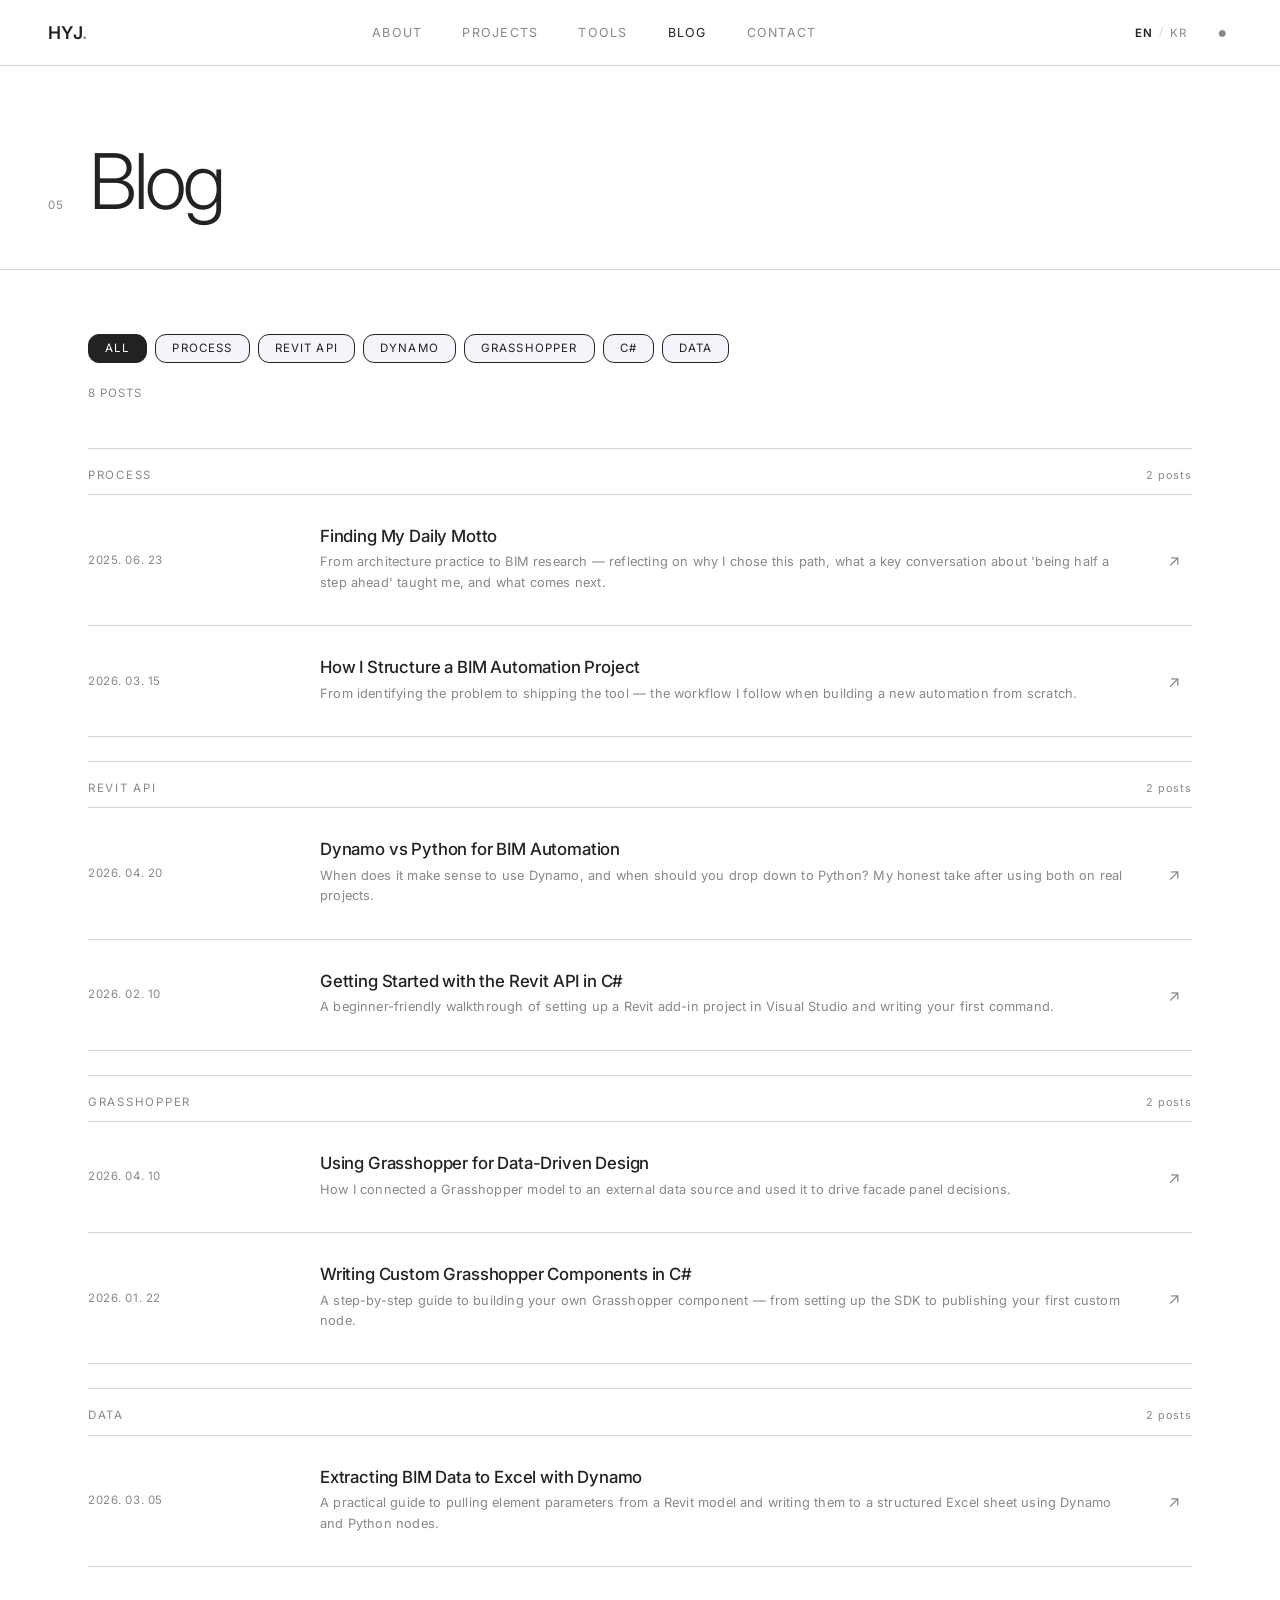
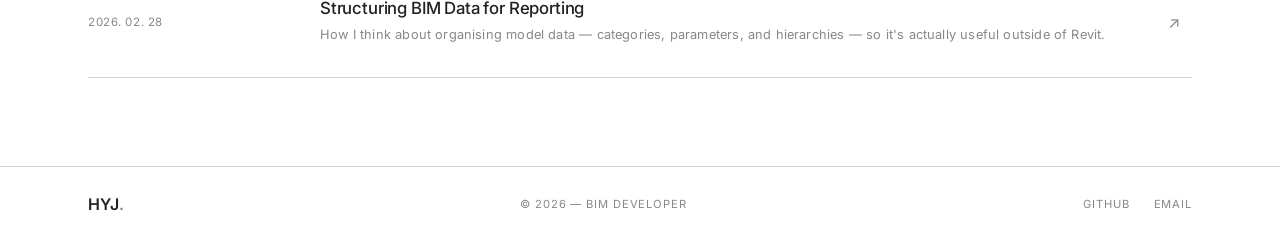
<file: blog.html>
<!DOCTYPE html>
<html lang="en">
<head>
  <meta charset="UTF-8" />
  <meta name="viewport" content="width=device-width, initial-scale=1.0" />
  <title>Blog — HYJ</title>
  <link rel="preconnect" href="https://fonts.googleapis.com">
  <link href="https://fonts.googleapis.com/css2?family=Inter:wght@300;400;500;600&display=swap" rel="stylesheet">
  <link rel="icon" type="image/svg+xml" href="favicon.svg" />
  <link rel="stylesheet" href="assets/css/style.css" />
  <script>if(localStorage.getItem('portfolio-theme')==='dark'||(localStorage.getItem('portfolio-theme')==null&&window.matchMedia('(prefers-color-scheme:dark)').matches))document.documentElement.classList.add('dark');</script>
</head>
<body class="page-inner">

  <nav id="nav">
    <a href="index.html" class="nav-logo">HYJ<span class="logo-dot">.</span></a>
    <ul class="nav-links">
      <li><a href="about.html">About</a></li>
      <li><a href="projects.html">Projects</a></li>
      <li><a href="tools.html">Tools</a></li>
      <li><a href="blog.html" class="active">Blog</a></li>
      <li><a href="contact.html">Contact</a></li>
    </ul>
    <div class="nav-right">
      <div class="lang-toggle">
        <button class="lang-btn" data-lang="en">EN</button>
        <span class="lang-sep">/</span>
        <button class="lang-btn" data-lang="kr">KR</button>
      </div>
      <button class="theme-btn" id="themeBtn">●</button>
      <button class="nav-menu-btn" id="menuBtn">Menu</button>
    </div>
  </nav>

  <div class="mobile-menu" id="mobileMenu">
    <button class="mobile-close" id="menuClose">Close</button>
    <ul>
      <li><a href="about.html" class="mobile-link">About</a></li>
      <li><a href="projects.html" class="mobile-link">Projects</a></li>
      <li><a href="tools.html" class="mobile-link">Tools</a></li>
      <li><a href="blog.html" class="mobile-link">Blog</a></li>
      <li><a href="contact.html" class="mobile-link">Contact</a></li>
    </ul>
    <div class="mobile-controls">
      <div class="lang-toggle">
        <button class="lang-btn" data-lang="en">EN</button>
        <span class="lang-sep">/</span>
        <button class="lang-btn" data-lang="kr">KR</button>
      </div>
      <button class="theme-btn" id="themeBtnMobile">●</button>
    </div>
  </div>

  <main class="page-main">
    <div class="page-header">
      <span class="page-index">05</span>
      <h1 class="page-title">Blog</h1>
    </div>

    <div class="section-inner">

      <!-- Tag Filter Bar -->
      <div class="blog-filter" id="blogFilter">
        <button class="filter-btn active" data-filter="all">All</button>
        <button class="filter-btn" data-filter="Process">Process</button>
        <button class="filter-btn" data-filter="Revit API">Revit API</button>
        <button class="filter-btn" data-filter="Dynamo">Dynamo</button>
        <button class="filter-btn" data-filter="Grasshopper">Grasshopper</button>
        <button class="filter-btn" data-filter="C#">C#</button>
        <button class="filter-btn" data-filter="Data">Data</button>
      </div>

      <!-- Post Count -->
      <div class="blog-count">
        <span id="postCount">8 posts</span>
      </div>

      <!-- Group: Process -->
      <div class="blog-group" data-group="Process">
        <div class="group-header">
          <span class="group-name">Process</span>
          <span class="group-tally">2 posts</span>
        </div>
        <div class="group-posts">

          <a href="blog/post-01.html" class="blog-item" data-tags="Process">
            <div class="blog-meta">
              <span class="blog-date">2025. 06. 23</span>
            </div>
            <div class="blog-body">
              <h2 class="blog-title"
                  data-en="Finding My Daily Motto"
                  data-kr="일적인 나의 모토 잡기">Finding My Daily Motto</h2>
              <p class="blog-excerpt"
                 data-en="From architecture practice to BIM research — reflecting on why I chose this path, what a key conversation about 'being half a step ahead' taught me, and what comes next."
                 data-kr="건축 실무에서 BIM 연구까지 — 이 길을 선택한 이유, '반 발자국만 앞서면 된다'는 대화에서 얻은 깨달음, 그리고 앞으로의 결정에 대한 이야기.">
                From architecture practice to BIM research — reflecting on why I chose this path, what a key conversation about 'being half a step ahead' taught me, and what comes next.
              </p>
            </div>
            <span class="blog-arrow">↗</span>
          </a>

          <a href="blog/post-02.html" class="blog-item" data-tags="Process">
            <div class="blog-meta">
              <span class="blog-date">2026. 03. 15</span>
            </div>
            <div class="blog-body">
              <h2 class="blog-title"
                  data-en="How I Structure a BIM Automation Project"
                  data-kr="BIM 자동화 프로젝트 구조 잡는 법">How I Structure a BIM Automation Project</h2>
              <p class="blog-excerpt"
                 data-en="From identifying the problem to shipping the tool — the workflow I follow when building a new automation from scratch."
                 data-kr="문제 파악부터 툴 완성까지 — 새로운 자동화를 처음부터 만들 때 제가 따르는 워크플로우를 공유합니다.">
                From identifying the problem to shipping the tool — the workflow I follow when building a new automation from scratch.
              </p>
            </div>
            <span class="blog-arrow">↗</span>
          </a>

        </div>
      </div>

      <!-- Group: Revit API -->
      <div class="blog-group" data-group="Revit API">
        <div class="group-header">
          <span class="group-name">Revit API</span>
          <span class="group-tally">2 posts</span>
        </div>
        <div class="group-posts">

          <a href="blog/post-03.html" class="blog-item" data-tags="Revit API">
            <div class="blog-meta">
              <span class="blog-date">2026. 04. 20</span>
            </div>
            <div class="blog-body">
              <h2 class="blog-title"
                  data-en="Dynamo vs Python for BIM Automation"
                  data-kr="BIM 자동화: Dynamo vs Python">Dynamo vs Python for BIM Automation</h2>
              <p class="blog-excerpt"
                 data-en="When does it make sense to use Dynamo, and when should you drop down to Python? My honest take after using both on real projects."
                 data-kr="Dynamo를 쓰는 게 맞을 때와 Python으로 내려가야 할 때는 언제일까? 실제 프로젝트에서 둘 다 써본 솔직한 생각을 공유합니다.">
                When does it make sense to use Dynamo, and when should you drop down to Python? My honest take after using both on real projects.
              </p>
            </div>
            <span class="blog-arrow">↗</span>
          </a>

          <a href="blog/post-04.html" class="blog-item" data-tags="Revit API C#">
            <div class="blog-meta">
              <span class="blog-date">2026. 02. 10</span>
            </div>
            <div class="blog-body">
              <h2 class="blog-title"
                  data-en="Getting Started with the Revit API in C#"
                  data-kr="C#으로 Revit API 시작하기">Getting Started with the Revit API in C#</h2>
              <p class="blog-excerpt"
                 data-en="A beginner-friendly walkthrough of setting up a Revit add-in project in Visual Studio and writing your first command."
                 data-kr="Visual Studio에서 Revit 애드인 프로젝트를 설정하고 첫 번째 커맨드를 작성하는 과정을 초보자 눈높이에서 설명합니다.">
                A beginner-friendly walkthrough of setting up a Revit add-in project in Visual Studio and writing your first command.
              </p>
            </div>
            <span class="blog-arrow">↗</span>
          </a>

        </div>
      </div>

      <!-- Group: Grasshopper -->
      <div class="blog-group" data-group="Grasshopper">
        <div class="group-header">
          <span class="group-name">Grasshopper</span>
          <span class="group-tally">2 posts</span>
        </div>
        <div class="group-posts">

          <a href="blog/post-05.html" class="blog-item" data-tags="Grasshopper Data">
            <div class="blog-meta">
              <span class="blog-date">2026. 04. 10</span>
            </div>
            <div class="blog-body">
              <h2 class="blog-title"
                  data-en="Using Grasshopper for Data-Driven Design"
                  data-kr="데이터 기반 설계를 위한 Grasshopper 활용">Using Grasshopper for Data-Driven Design</h2>
              <p class="blog-excerpt"
                 data-en="How I connected a Grasshopper model to an external data source and used it to drive facade panel decisions."
                 data-kr="Grasshopper 모델을 외부 데이터 소스에 연결하고, 이를 파사드 패널 결정에 활용한 방법을 공유합니다.">
                How I connected a Grasshopper model to an external data source and used it to drive facade panel decisions.
              </p>
            </div>
            <span class="blog-arrow">↗</span>
          </a>

          <a href="blog/post-06.html" class="blog-item" data-tags="Grasshopper">
            <div class="blog-meta">
              <span class="blog-date">2026. 01. 22</span>
            </div>
            <div class="blog-body">
              <h2 class="blog-title"
                  data-en="Writing Custom Grasshopper Components in C#"
                  data-kr="C#으로 Grasshopper 커스텀 컴포넌트 만들기">Writing Custom Grasshopper Components in C#</h2>
              <p class="blog-excerpt"
                 data-en="A step-by-step guide to building your own Grasshopper component — from setting up the SDK to publishing your first custom node."
                 data-kr="나만의 Grasshopper 컴포넌트를 만드는 단계별 가이드 — SDK 설정부터 첫 번째 커스텀 노드 배포까지.">
                A step-by-step guide to building your own Grasshopper component — from setting up the SDK to publishing your first custom node.
              </p>
            </div>
            <span class="blog-arrow">↗</span>
          </a>

        </div>
      </div>

      <!-- Group: Data -->
      <div class="blog-group" data-group="Data">
        <div class="group-header">
          <span class="group-name">Data</span>
          <span class="group-tally">2 posts</span>
        </div>
        <div class="group-posts">

          <a href="blog/post-07.html" class="blog-item" data-tags="Data Dynamo">
            <div class="blog-meta">
              <span class="blog-date">2026. 03. 05</span>
            </div>
            <div class="blog-body">
              <h2 class="blog-title"
                  data-en="Extracting BIM Data to Excel with Dynamo"
                  data-kr="Dynamo로 BIM 데이터 Excel 추출하기">Extracting BIM Data to Excel with Dynamo</h2>
              <p class="blog-excerpt"
                 data-en="A practical guide to pulling element parameters from a Revit model and writing them to a structured Excel sheet using Dynamo and Python nodes."
                 data-kr="Dynamo와 Python 노드를 활용해 Revit 모델에서 요소 파라미터를 추출하고 구조화된 Excel 시트로 작성하는 실전 가이드.">
                A practical guide to pulling element parameters from a Revit model and writing them to a structured Excel sheet using Dynamo and Python nodes.
              </p>
            </div>
            <span class="blog-arrow">↗</span>
          </a>

          <a href="blog/post-08.html" class="blog-item" data-tags="Data C#">
            <div class="blog-meta">
              <span class="blog-date">2026. 02. 28</span>
            </div>
            <div class="blog-body">
              <h2 class="blog-title"
                  data-en="Structuring BIM Data for Reporting"
                  data-kr="보고를 위한 BIM 데이터 구조화">Structuring BIM Data for Reporting</h2>
              <p class="blog-excerpt"
                 data-en="How I think about organising model data — categories, parameters, and hierarchies — so it's actually useful outside of Revit."
                 data-kr="모델 데이터를 어떻게 구성할지에 대한 생각 — 카테고리, 파라미터, 계층 구조 — Revit 외부에서도 실제로 유용하게 활용하는 방법.">
                How I think about organising model data — categories, parameters, and hierarchies — so it's actually useful outside of Revit.
              </p>
            </div>
            <span class="blog-arrow">↗</span>
          </a>

        </div>
      </div>

    </div>
  </main>

  <footer>
    <div class="footer-inner">
      <span class="footer-logo">HYJ<span class="logo-dot">.</span></span>
      <span class="footer-copy">© 2026 — BIM Developer</span>
      <div class="footer-links">
        <a href="https://github.com/hyojoonkwon" target="_blank">GitHub</a>
        <a href="mailto:kwonh3815@gmail.com">Email</a>
      </div>
    </div>
  </footer>

  <script src="assets/js/script.js"></script>
</body>
</html>
</file>
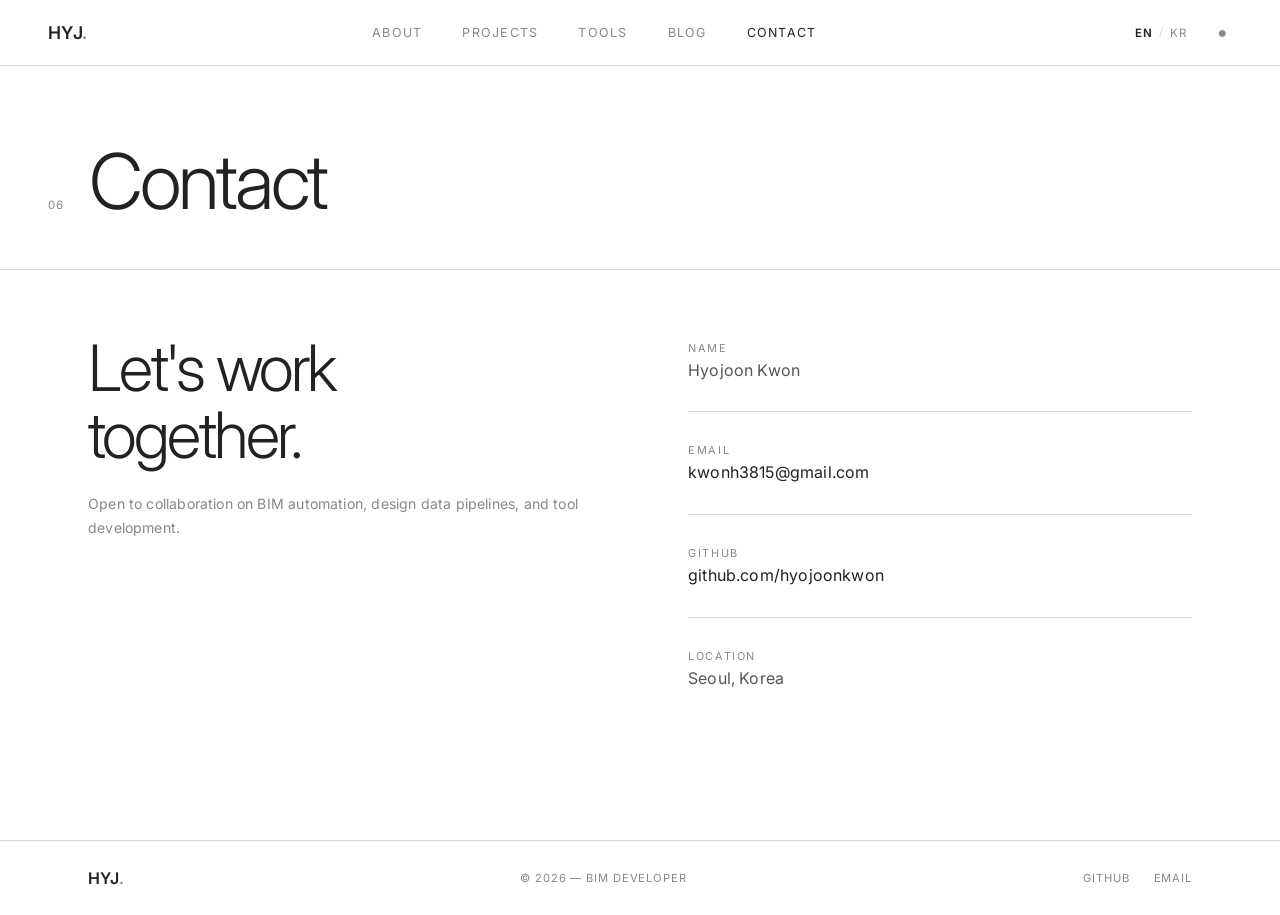
<file: contact.html>
<!DOCTYPE html>
<html lang="en">
<head>
  <meta charset="UTF-8" />
  <meta name="viewport" content="width=device-width, initial-scale=1.0" />
  <title>Contact — HYJ</title>
  <link rel="preconnect" href="https://fonts.googleapis.com">
  <link href="https://fonts.googleapis.com/css2?family=Inter:wght@300;400;500;600&display=swap" rel="stylesheet">
  <link rel="icon" type="image/svg+xml" href="favicon.svg" />
  <link rel="stylesheet" href="assets/css/style.css" />
  <script>if(localStorage.getItem('portfolio-theme')==='dark'||(localStorage.getItem('portfolio-theme')==null&&window.matchMedia('(prefers-color-scheme:dark)').matches))document.documentElement.classList.add('dark');</script>
</head>
<body class="page-inner">

  <nav id="nav">
    <a href="index.html" class="nav-logo">HYJ<span class="logo-dot">.</span></a>
    <ul class="nav-links">
      <li><a href="about.html">About</a></li>
      <li><a href="projects.html">Projects</a></li>
      <li><a href="tools.html">Tools</a></li>
      <li><a href="blog.html">Blog</a></li>
      <li><a href="contact.html" class="active">Contact</a></li>
    </ul>
    <div class="nav-right">
      <div class="lang-toggle">
        <button class="lang-btn" data-lang="en">EN</button>
        <span class="lang-sep">/</span>
        <button class="lang-btn" data-lang="kr">KR</button>
      </div>
      <button class="theme-btn" id="themeBtn">●</button>
      <button class="nav-menu-btn" id="menuBtn">Menu</button>
    </div>
  </nav>

  <div class="mobile-menu" id="mobileMenu">
    <button class="mobile-close" id="menuClose">Close</button>
    <ul>
      <li><a href="about.html" class="mobile-link">About</a></li>
      <li><a href="projects.html" class="mobile-link">Projects</a></li>
      <li><a href="tools.html" class="mobile-link">Tools</a></li>
      <li><a href="blog.html" class="mobile-link">Blog</a></li>
      <li><a href="contact.html" class="mobile-link">Contact</a></li>
    </ul>
    <div class="mobile-controls">
      <div class="lang-toggle">
        <button class="lang-btn" data-lang="en">EN</button>
        <span class="lang-sep">/</span>
        <button class="lang-btn" data-lang="kr">KR</button>
      </div>
      <button class="theme-btn" id="themeBtnMobile">●</button>
    </div>
  </div>

  <main class="page-main">
    <div class="page-header">
      <span class="page-index">06</span>
      <h1 class="page-title">Contact</h1>
    </div>

    <div class="section-inner">
      <div class="contact-layout">

        <div class="contact-left">
          <h2 class="contact-heading"
              data-en="Let's work&lt;br /&gt;together."
              data-kr="함께&lt;br /&gt;작업해요.">Let's work<br />together.</h2>
          <p class="contact-sub"
             data-en="Open to collaboration on BIM automation, design data pipelines, and tool development."
             data-kr="BIM 자동화, 설계 데이터 파이프라인, 툴 개발 관련 협업을 환영합니다.">
            Open to collaboration on BIM automation, design data pipelines, and tool development.
          </p>
        </div>

        <div class="contact-details">
          <div class="contact-block">
            <span class="contact-label" data-en="Name" data-kr="이름">Name</span>
            <span class="contact-text" data-en="Hyojoon Kwon" data-kr="권 효 준">Name</span>
          </div>
          <div class="contact-block">
            <span class="contact-label" data-en="Email" data-kr="이메일">Email</span>
            <a href="mailto:kwonh3815@gmail.com" class="contact-link">kwonh3815@gmail.com</a>
          </div>
          <div class="contact-block">
            <span class="contact-label">GitHub</span>
            <a href="https://github.com/hyojoonkwon" target="_blank" class="contact-link">github.com/hyojoonkwon</a>
          </div>
          <div class="contact-block">
            <span class="contact-label" data-en="Location" data-kr="위치">Location</span>
            <span class="contact-text">Seoul, Korea</span>
          </div>
        </div>

      </div>
    </div>
  </main>

  <footer>
    <div class="footer-inner">
      <span class="footer-logo">HYJ<span class="logo-dot">.</span></span>
      <span class="footer-copy">© 2026 — BIM Developer</span>
      <div class="footer-links">
        <a href="https://github.com/hyojoonkwon" target="_blank">GitHub</a>
        <a href="mailto:kwonh3815@gmail.com">Email</a>
      </div>
    </div>
  </footer>

  <script src="assets/js/script.js"></script>
</body>
</html>
</file>
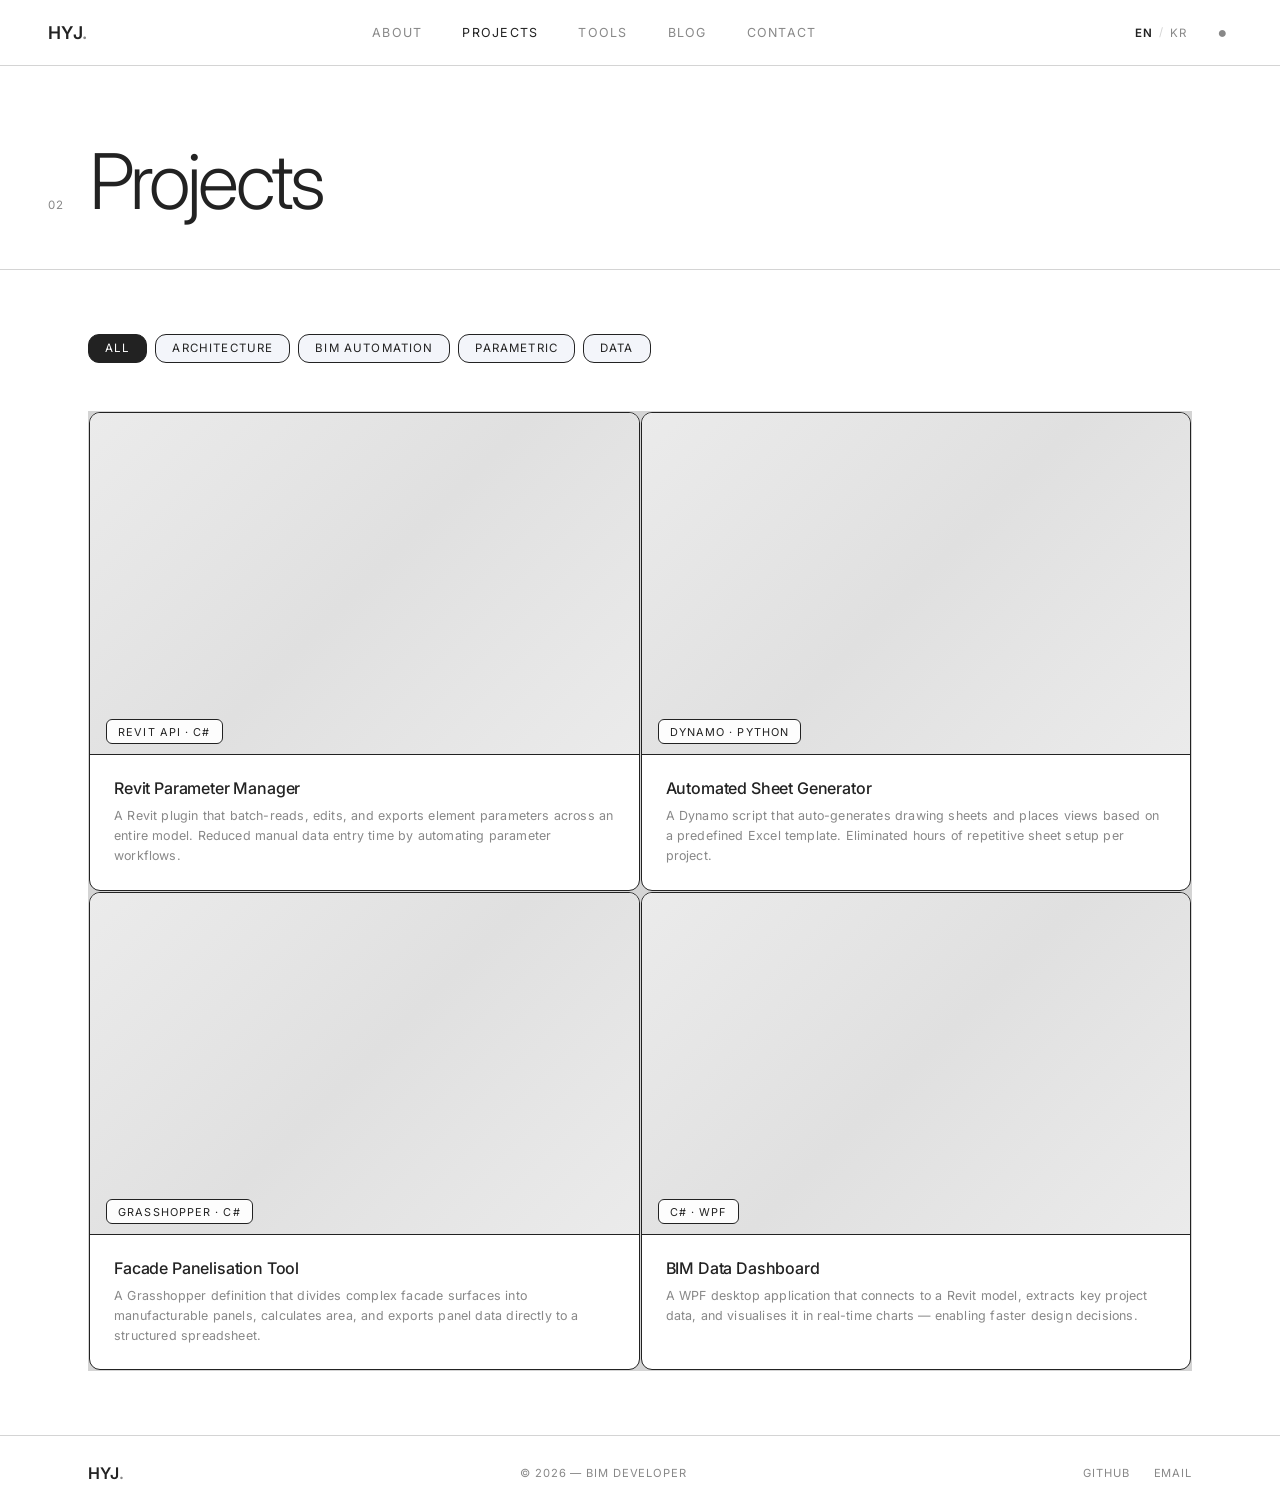
<file: projects.html>
<!DOCTYPE html>
<html lang="en">
<head>
  <meta charset="UTF-8" />
  <meta name="viewport" content="width=device-width, initial-scale=1.0" />
  <title>Projects — HYJ</title>
  <link rel="preconnect" href="https://fonts.googleapis.com">
  <link href="https://fonts.googleapis.com/css2?family=Inter:wght@300;400;500;600&display=swap" rel="stylesheet">
  <link rel="icon" type="image/svg+xml" href="favicon.svg" />
  <link rel="stylesheet" href="assets/css/style.css" />
  <script>if(localStorage.getItem('portfolio-theme')==='dark'||(localStorage.getItem('portfolio-theme')==null&&window.matchMedia('(prefers-color-scheme:dark)').matches))document.documentElement.classList.add('dark');</script>
</head>
<body class="page-inner">

  <nav id="nav">
    <a href="index.html" class="nav-logo">HYJ<span class="logo-dot">.</span></a>
    <ul class="nav-links">
      <li><a href="about.html">About</a></li>
      <li><a href="projects.html" class="active">Projects</a></li>
      <li><a href="tools.html">Tools</a></li>
      <li><a href="blog.html">Blog</a></li>
      <li><a href="contact.html">Contact</a></li>
    </ul>
    <div class="nav-right">
      <div class="lang-toggle">
        <button class="lang-btn" data-lang="en">EN</button>
        <span class="lang-sep">/</span>
        <button class="lang-btn" data-lang="kr">KR</button>
      </div>
      <button class="theme-btn" id="themeBtn">●</button>
      <button class="nav-menu-btn" id="menuBtn">Menu</button>
    </div>
  </nav>

  <div class="mobile-menu" id="mobileMenu">
    <button class="mobile-close" id="menuClose">Close</button>
    <ul>
      <li><a href="about.html" class="mobile-link">About</a></li>
      <li><a href="projects.html" class="mobile-link">Projects</a></li>
      <li><a href="tools.html" class="mobile-link">Tools</a></li>
      <li><a href="blog.html" class="mobile-link">Blog</a></li>
      <li><a href="contact.html" class="mobile-link">Contact</a></li>
    </ul>
    <div class="mobile-controls">
      <div class="lang-toggle">
        <button class="lang-btn" data-lang="en">EN</button>
        <span class="lang-sep">/</span>
        <button class="lang-btn" data-lang="kr">KR</button>
      </div>
      <button class="theme-btn" id="themeBtnMobile">●</button>
    </div>
  </div>

  <main class="page-main">
    <div class="page-header">
      <span class="page-index">02</span>
      <h1 class="page-title">Projects</h1>
    </div>

    <div class="section-inner">

      <!-- Filter bar -->
      <div class="blog-filter" id="projectFilter">
        <button class="filter-btn active" data-filter="all">All</button>
        <button class="filter-btn" data-filter="architecture">Architecture</button>
        <button class="filter-btn" data-filter="bim-automation">BIM Automation</button>
        <button class="filter-btn" data-filter="parametric">Parametric</button>
        <button class="filter-btn" data-filter="data">Data</button>
      </div>

      <div class="project-grid" id="projectGrid">

        <div class="project-card" data-category="bim-automation">
          <div class="card-thumb">
            <div class="card-thumb-inner"></div>
            <div class="card-overlay">
              <span class="card-tag">Revit API · C#</span>
            </div>
          </div>
          <div class="card-info">
            <h3 class="card-title"
                data-en="Revit Parameter Manager"
                data-kr="Revit 파라미터 관리자">Revit Parameter Manager</h3>
            <p class="card-desc"
               data-en="A Revit plugin that batch-reads, edits, and exports element parameters across an entire model. Reduced manual data entry time by automating parameter workflows."
               data-kr="전체 모델에서 요소 파라미터를 일괄 읽기·편집·내보내기하는 Revit 플러그인. 파라미터 작업 자동화로 수작업 데이터 입력 시간을 대폭 단축했습니다.">
              A Revit plugin that batch-reads, edits, and exports element parameters across an entire model. Reduced manual data entry time by automating parameter workflows.
            </p>
          </div>
        </div>

        <div class="project-card" data-category="bim-automation">
          <div class="card-thumb">
            <div class="card-thumb-inner"></div>
            <div class="card-overlay">
              <span class="card-tag">Dynamo · Python</span>
            </div>
          </div>
          <div class="card-info">
            <h3 class="card-title"
                data-en="Automated Sheet Generator"
                data-kr="자동 시트 생성기">Automated Sheet Generator</h3>
            <p class="card-desc"
               data-en="A Dynamo script that auto-generates drawing sheets and places views based on a predefined Excel template. Eliminated hours of repetitive sheet setup per project."
               data-kr="미리 정의된 Excel 템플릿을 기반으로 도면 시트를 자동 생성하고 뷰를 배치하는 Dynamo 스크립트. 프로젝트당 수 시간의 반복적인 시트 설정 작업을 자동화했습니다.">
              A Dynamo script that auto-generates drawing sheets and places views based on a predefined Excel template. Eliminated hours of repetitive sheet setup per project.
            </p>
          </div>
        </div>

        <div class="project-card" data-category="parametric">
          <div class="card-thumb">
            <div class="card-thumb-inner"></div>
            <div class="card-overlay">
              <span class="card-tag">Grasshopper · C#</span>
            </div>
          </div>
          <div class="card-info">
            <h3 class="card-title"
                data-en="Facade Panelisation Tool"
                data-kr="파사드 패널화 툴">Facade Panelisation Tool</h3>
            <p class="card-desc"
               data-en="A Grasshopper definition that divides complex facade surfaces into manufacturable panels, calculates area, and exports panel data directly to a structured spreadsheet."
               data-kr="복잡한 파사드 곡면을 제작 가능한 패널로 분할하고, 면적을 계산하며, 패널 데이터를 구조화된 스프레드시트로 직접 내보내는 Grasshopper 정의입니다.">
              A Grasshopper definition that divides complex facade surfaces into manufacturable panels, calculates area, and exports panel data directly to a structured spreadsheet.
            </p>
          </div>
        </div>

        <div class="project-card" data-category="data">
          <div class="card-thumb">
            <div class="card-thumb-inner"></div>
            <div class="card-overlay">
              <span class="card-tag">C# · WPF</span>
            </div>
          </div>
          <div class="card-info">
            <h3 class="card-title"
                data-en="BIM Data Dashboard"
                data-kr="BIM 데이터 대시보드">BIM Data Dashboard</h3>
            <p class="card-desc"
               data-en="A WPF desktop application that connects to a Revit model, extracts key project data, and visualises it in real-time charts — enabling faster design decisions."
               data-kr="Revit 모델에 연결해 주요 프로젝트 데이터를 추출하고 실시간 차트로 시각화하는 WPF 데스크톱 애플리케이션 — 빠른 설계 의사결정을 지원합니다.">
              A WPF desktop application that connects to a Revit model, extracts key project data, and visualises it in real-time charts — enabling faster design decisions.
            </p>
          </div>
        </div>

      </div>
    </div>
  </main>

  <footer>
    <div class="footer-inner">
      <span class="footer-logo">HYJ<span class="logo-dot">.</span></span>
      <span class="footer-copy">© 2026 — BIM Developer</span>
      <div class="footer-links">
        <a href="https://github.com/hyojoonkwon" target="_blank">GitHub</a>
        <a href="mailto:kwonh3815@gmail.com">Email</a>
      </div>
    </div>
  </footer>

  <script src="assets/js/script.js"></script>
</body>
</html>
</file>
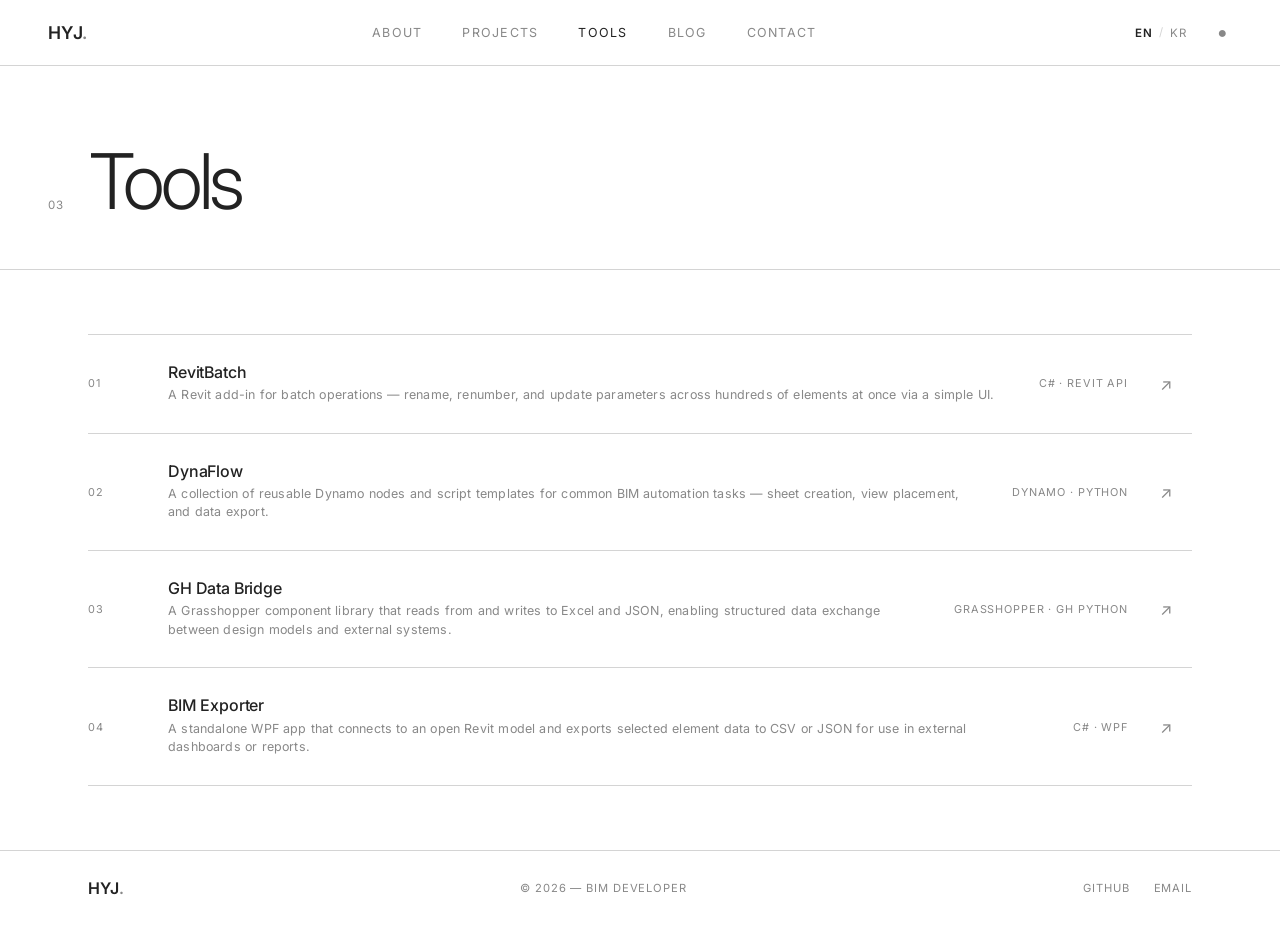
<file: tools.html>
<!DOCTYPE html>
<html lang="en">
<head>
  <meta charset="UTF-8" />
  <meta name="viewport" content="width=device-width, initial-scale=1.0" />
  <title>Tools — HYJ</title>
  <link rel="preconnect" href="https://fonts.googleapis.com">
  <link href="https://fonts.googleapis.com/css2?family=Inter:wght@300;400;500;600&display=swap" rel="stylesheet">
  <link rel="icon" type="image/svg+xml" href="favicon.svg" />
  <link rel="stylesheet" href="assets/css/style.css" />
  <script>if(localStorage.getItem('portfolio-theme')==='dark'||(localStorage.getItem('portfolio-theme')==null&&window.matchMedia('(prefers-color-scheme:dark)').matches))document.documentElement.classList.add('dark');</script>
</head>
<body class="page-inner">

  <nav id="nav">
    <a href="index.html" class="nav-logo">HYJ<span class="logo-dot">.</span></a>
    <ul class="nav-links">
      <li><a href="about.html">About</a></li>
      <li><a href="projects.html">Projects</a></li>
      <li><a href="tools.html" class="active">Tools</a></li>
      <li><a href="blog.html">Blog</a></li>
      <li><a href="contact.html">Contact</a></li>
    </ul>
    <div class="nav-right">
      <div class="lang-toggle">
        <button class="lang-btn" data-lang="en">EN</button>
        <span class="lang-sep">/</span>
        <button class="lang-btn" data-lang="kr">KR</button>
      </div>
      <button class="theme-btn" id="themeBtn">●</button>
      <button class="nav-menu-btn" id="menuBtn">Menu</button>
    </div>
  </nav>

  <div class="mobile-menu" id="mobileMenu">
    <button class="mobile-close" id="menuClose">Close</button>
    <ul>
      <li><a href="about.html" class="mobile-link">About</a></li>
      <li><a href="projects.html" class="mobile-link">Projects</a></li>
      <li><a href="tools.html" class="mobile-link">Tools</a></li>
      <li><a href="blog.html" class="mobile-link">Blog</a></li>
      <li><a href="contact.html" class="mobile-link">Contact</a></li>
    </ul>
    <div class="mobile-controls">
      <div class="lang-toggle">
        <button class="lang-btn" data-lang="en">EN</button>
        <span class="lang-sep">/</span>
        <button class="lang-btn" data-lang="kr">KR</button>
      </div>
      <button class="theme-btn" id="themeBtnMobile">●</button>
    </div>
  </div>

  <main class="page-main">
    <div class="page-header">
      <span class="page-index">03</span>
      <h1 class="page-title">Tools</h1>
    </div>

    <div class="section-inner">
      <div class="tools-list">

        <div class="tool-row">
          <div class="tool-num">01</div>
          <div class="tool-body">
            <h3 class="tool-name"
                data-en="RevitBatch"
                data-kr="RevitBatch">RevitBatch</h3>
            <p class="tool-desc"
               data-en="A Revit add-in for batch operations — rename, renumber, and update parameters across hundreds of elements at once via a simple UI."
               data-kr="간단한 UI를 통해 수백 개의 요소에서 한 번에 파라미터 이름 변경, 번호 재지정, 업데이트를 수행하는 Revit 애드인.">
              A Revit add-in for batch operations — rename, renumber, and update parameters across hundreds of elements at once via a simple UI.
            </p>
          </div>
          <div class="tool-stack">C# · Revit API</div>
          <div class="tool-arrow">↗</div>
        </div>

        <div class="tool-row">
          <div class="tool-num">02</div>
          <div class="tool-body">
            <h3 class="tool-name"
                data-en="DynaFlow"
                data-kr="DynaFlow">DynaFlow</h3>
            <p class="tool-desc"
               data-en="A collection of reusable Dynamo nodes and script templates for common BIM automation tasks — sheet creation, view placement, and data export."
               data-kr="시트 생성, 뷰 배치, 데이터 내보내기 등 일반적인 BIM 자동화 작업을 위한 재사용 가능한 Dynamo 노드 및 스크립트 템플릿 모음.">
              A collection of reusable Dynamo nodes and script templates for common BIM automation tasks — sheet creation, view placement, and data export.
            </p>
          </div>
          <div class="tool-stack">Dynamo · Python</div>
          <div class="tool-arrow">↗</div>
        </div>

        <div class="tool-row">
          <div class="tool-num">03</div>
          <div class="tool-body">
            <h3 class="tool-name"
                data-en="GH Data Bridge"
                data-kr="GH 데이터 브릿지">GH Data Bridge</h3>
            <p class="tool-desc"
               data-en="A Grasshopper component library that reads from and writes to Excel and JSON, enabling structured data exchange between design models and external systems."
               data-kr="Excel 및 JSON 읽기/쓰기를 지원하는 Grasshopper 컴포넌트 라이브러리 — 설계 모델과 외부 시스템 간 구조화된 데이터 교환을 가능하게 합니다.">
              A Grasshopper component library that reads from and writes to Excel and JSON, enabling structured data exchange between design models and external systems.
            </p>
          </div>
          <div class="tool-stack">Grasshopper · GH Python</div>
          <div class="tool-arrow">↗</div>
        </div>

        <div class="tool-row">
          <div class="tool-num">04</div>
          <div class="tool-body">
            <h3 class="tool-name"
                data-en="BIM Exporter"
                data-kr="BIM 익스포터">BIM Exporter</h3>
            <p class="tool-desc"
               data-en="A standalone WPF app that connects to an open Revit model and exports selected element data to CSV or JSON for use in external dashboards or reports."
               data-kr="열려 있는 Revit 모델에 연결해 선택한 요소 데이터를 CSV 또는 JSON으로 내보내는 독립형 WPF 앱 — 외부 대시보드나 보고서에 활용 가능합니다.">
              A standalone WPF app that connects to an open Revit model and exports selected element data to CSV or JSON for use in external dashboards or reports.
            </p>
          </div>
          <div class="tool-stack">C# · WPF</div>
          <div class="tool-arrow">↗</div>
        </div>

      </div>
    </div>
  </main>

  <footer>
    <div class="footer-inner">
      <span class="footer-logo">HYJ<span class="logo-dot">.</span></span>
      <span class="footer-copy">© 2026 — BIM Developer</span>
      <div class="footer-links">
        <a href="https://github.com/hyojoonkwon" target="_blank">GitHub</a>
        <a href="mailto:kwonh3815@gmail.com">Email</a>
      </div>
    </div>
  </footer>

  <script src="assets/js/script.js"></script>
</body>
</html>
</file>
<file: assets/css/style.css>
/* ── Reset & Base ── */
*, *::before, *::after { box-sizing: border-box; margin: 0; padding: 0; }

:root {
  --bg: #ffffff;
  --surface: #f3f5fa;
  --border: #d4d4d4;
  --border-strong: #222222;
  --black: #222222;
  --muted: #888888;
  --accent: #39d17f;
  --font: 'Inter', 'Helvetica Neue', Helvetica, Arial, sans-serif;
  --nav-bg: rgba(255,255,255,0.92);
  --radius: 11px;
}

html.dark {
  --bg: #111111;
  --surface: #1a1a1a;
  --border: #2a2a2a;
  --black: #e8e8e8;
  --muted: #606060;
  --nav-bg: rgba(17,17,17,0.92);
}

html { scroll-behavior: smooth; font-size: 16px; }

body {
  font-family: var(--font);
  background: var(--bg);
  color: var(--black);
  font-size: 14px;
  line-height: 1.14;
  letter-spacing: 0.18px;
  -webkit-font-smoothing: antialiased;
}

a { color: inherit; text-decoration: none; }

/* ── NAV ── */
#nav {
  position: fixed;
  top: 0; left: 0; right: 0;
  z-index: 100;
  display: flex;
  align-items: center;
  justify-content: space-between;
  padding: 1.4rem 3rem;
  background: var(--nav-bg);
  backdrop-filter: blur(12px);
  border-bottom: 1px solid var(--border);
}

.nav-logo {
  font-size: 1.1rem;
  font-weight: 600;
  letter-spacing: 0.02em;
  color: var(--black);
}

.logo-dot { color: var(--muted); }

/* Lang toggle */
.lang-toggle {
  display: flex;
  align-items: center;
  gap: 0.3rem;
  margin-left: 2rem;
}

.lang-sep {
  font-size: 0.72rem;
  color: var(--border);
}

.lang-btn {
  background: none;
  border: none;
  font-family: var(--font);
  font-size: 0.72rem;
  letter-spacing: 0.1em;
  color: var(--muted);
  cursor: pointer;
  padding: 0.2rem 0.1rem;
  transition: color 0.2s;
}

.lang-btn:hover { color: var(--black); }
.lang-btn.active { color: var(--black); font-weight: 600; }

/* Theme toggle */
.theme-btn {
  background: none;
  border: none;
  font-size: 1rem;
  color: var(--muted);
  cursor: pointer;
  padding: 0.1rem 0.3rem;
  line-height: 1;
  transition: color 0.2s;
}

.theme-btn:hover { color: var(--black); }

.nav-links {
  display: flex;
  gap: 2.5rem;
  list-style: none;
}

.nav-links a {
  font-size: 0.78rem;
  letter-spacing: 0.1em;
  text-transform: uppercase;
  color: var(--muted);
  transition: color 0.2s;
}

.nav-links a:hover,
.nav-links a.active { color: var(--black); }

.nav-right {
  display: flex;
  align-items: center;
  gap: 1.5rem;
}

.nav-menu-btn {
  display: none;
  background: var(--surface);
  border: 1px solid var(--border-strong);
  color: var(--black);
  font-family: var(--font);
  font-size: 0.78rem;
  letter-spacing: 0.1em;
  text-transform: uppercase;
  padding: 0.4rem 0.9rem;
  cursor: pointer;
}

/* ── MOBILE MENU ── */
.mobile-menu {
  display: none;
  position: fixed;
  inset: 0;
  z-index: 200;
  background: var(--bg);
  flex-direction: column;
  justify-content: center;
  align-items: center;
}

.mobile-menu.open { display: flex; }

.mobile-menu ul { list-style: none; text-align: center; }

.mobile-link {
  display: block;
  font-size: 2rem;
  font-weight: 300;
  letter-spacing: -0.02em;
  color: var(--muted);
  padding: 0.75rem 0;
  transition: color 0.2s;
}

.mobile-link:hover { color: var(--black); }

.mobile-controls {
  display: flex;
  align-items: center;
  gap: 1.5rem;
  margin-top: 2rem;
}

.mobile-close {
  position: absolute;
  top: 1.4rem; right: 3rem;
  background: none;
  border: 1px solid var(--border);
  color: var(--black);
  font-family: var(--font);
  font-size: 0.78rem;
  letter-spacing: 0.1em;
  text-transform: uppercase;
  padding: 0.4rem 0.9rem;
  cursor: pointer;
}

/* ══════════════════════════════
   HOME PAGE
══════════════════════════════ */

/* HERO */
#hero {
  min-height: 100vh;
  display: flex;
  align-items: flex-end;
  padding: 0 3rem 4rem;
  border-bottom: 1px solid var(--border);
}

.hero-inner {
  width: 100%;
  display: flex;
  flex-direction: column;
  gap: 3rem;
}

.hero-top {
  display: flex;
  gap: 1rem;
  padding-top: 8rem;
  flex-wrap: wrap;
}

.hero-tag {
  font-size: 0.72rem;
  letter-spacing: 0.15em;
  text-transform: uppercase;
  color: var(--muted);
  border: 1px solid var(--border-strong);
  padding: 0.3rem 0.8rem;
  border-radius: var(--radius);
}

.hero-title {
  font-size: clamp(3.5rem, 9vw, 8rem);
  font-weight: 300;
  letter-spacing: -0.04em;
  line-height: 0.95;
  color: var(--black);
}

.hero-title em {
  font-style: normal;
  color: var(--muted);
}

.hero-bottom {
  display: flex;
  justify-content: space-between;
  align-items: flex-end;
}

.hero-desc {
  font-size: 0.82rem;
  color: var(--muted);
  letter-spacing: 0.05em;
  line-height: 1.8;
}

.hero-cta {
  font-size: 0.78rem;
  letter-spacing: 0.12em;
  text-transform: uppercase;
  color: var(--muted);
  border-bottom: 1px solid var(--border);
  padding-bottom: 0.2rem;
  transition: color 0.2s, border-color 0.2s;
}

.hero-cta:hover { color: var(--black); border-color: var(--black); }

/* HOME INDEX LIST */
.home-index {
  border-bottom: 1px solid var(--border);
}

.home-index-item {
  display: grid;
  grid-template-columns: 200px 1fr 24px;
  align-items: center;
  gap: 2rem;
  padding: 1.75rem 3rem;
  border-bottom: 1px solid var(--border);
  transition: background 0.2s, padding-left 0.2s;
  cursor: pointer;
}

.home-index-item:last-child { border-bottom: none; }

.home-index-item:hover {
  background: var(--surface);
  padding-left: 3.75rem;
}

.home-index-left {
  display: flex;
  align-items: baseline;
  gap: 1rem;
}

.home-index-num {
  font-size: 0.68rem;
  letter-spacing: 0.1em;
  color: var(--muted);
}

.home-index-label {
  font-size: 1.1rem;
  font-weight: 500;
  letter-spacing: -0.01em;
  color: var(--black);
}

.home-index-desc {
  font-size: 0.78rem;
  color: var(--muted);
}

.home-index-arrow {
  font-size: 1rem;
  color: var(--muted);
  transition: color 0.2s, transform 0.2s;
}

.home-index-item:hover .home-index-arrow {
  color: var(--black);
  transform: translate(2px, -2px);
}

/* ══════════════════════════════
   INNER PAGES
══════════════════════════════ */

.page-main {
  padding-top: 5rem;
  min-height: calc(100vh - 60px);
}

.page-header {
  display: flex;
  align-items: baseline;
  gap: 1.5rem;
  padding: 4rem 3rem 3rem;
  border-bottom: 1px solid var(--border);
}

.page-index {
  font-size: 0.72rem;
  letter-spacing: 0.12em;
  color: var(--muted);
}

.page-title {
  font-size: clamp(2.5rem, 6vw, 5rem);
  font-weight: 300;
  letter-spacing: -0.04em;
  line-height: 1;
  color: var(--black);
}

/* SECTION INNER */
.section-inner {
  max-width: 1200px;
  margin: 0 auto;
  padding: 4rem 3rem;
}

/* DIVIDER */
.divider {
  height: 1px;
  background: var(--border);
  margin: 3rem 0;
}

/* CONTENT BLOCK */
.content-block { margin-bottom: 1rem; }

.block-title {
  font-size: 0.72rem;
  letter-spacing: 0.15em;
  text-transform: uppercase;
  color: var(--muted);
  margin-bottom: 2rem;
}

/* ── ABOUT ── */

/* Profile hero */
.about-hero {
  display: grid;
  grid-template-columns: 180px 1fr;
  gap: 3rem;
  align-items: start;
  margin-bottom: 2.5rem;
}

.about-photo {
  width: 180px;
  aspect-ratio: 1 / 1.1;
  object-fit: cover;
  object-position: center top;
  border-radius: 6px;
  display: block;
  filter: grayscale(15%);
  border: 1px solid var(--border);
}

.about-intro {
  display: flex;
  flex-direction: column;
  gap: 1rem;
  padding-top: 0.25rem;
}

.about-name-block {
  display: flex;
  flex-direction: column;
  gap: 0.3rem;
}

.about-name {
  font-size: clamp(1.4rem, 2.5vw, 1.9rem);
  font-weight: 600;
  letter-spacing: -0.03em;
  color: var(--black);
  line-height: 1.15;
}

.about-role-label {
  font-size: 0.72rem;
  letter-spacing: 0.12em;
  text-transform: uppercase;
  color: var(--muted);
  font-weight: 500;
}

.about-statement {
  font-size: clamp(0.92rem, 1.3vw, 1.05rem);
  font-weight: 300;
  line-height: 1.85;
  color: #555;
}

/* Detail rows below hero */
.about-details-block {
  margin-bottom: 1rem;
}

/* Legacy kept for any old references */
.about-grid {
  display: grid;
  grid-template-columns: 1.2fr 1fr;
  gap: 6rem;
  align-items: start;
  margin-bottom: 1rem;
}

.about-statement p {
  font-size: clamp(1rem, 1.5vw, 1.2rem);
  font-weight: 300;
  line-height: 1.8;
  color: #555;
}

.detail-row {
  display: flex;
  justify-content: space-between;
  align-items: baseline;
  padding: 0.9rem 0;
  border-bottom: 1px solid var(--border);
}

.detail-key {
  font-size: 0.7rem;
  letter-spacing: 0.12em;
  text-transform: uppercase;
  color: var(--muted);
  flex-shrink: 0;
  width: 90px;
}

.detail-val {
  font-size: 0.85rem;
  color: var(--black);
  text-align: right;
}

.inline-link {
  border-bottom: 1px solid transparent;
  transition: border-color 0.2s;
}

.inline-link:hover { border-bottom-color: var(--black); }

/* TIMELINE */
.timeline { display: flex; flex-direction: column; }

.timeline-item {
  display: grid;
  grid-template-columns: 180px 1fr;
  gap: 3rem;
  padding: 1.75rem 0;
  border-bottom: 1px solid var(--border);
}

.timeline-item:first-child { border-top: 1px solid var(--border); }

.timeline-date {
  font-size: 0.75rem;
  letter-spacing: 0.06em;
  color: var(--muted);
  padding-top: 0.2rem;
}

.timeline-role {
  font-size: 0.95rem;
  font-weight: 500;
  margin-bottom: 0.5rem;
  letter-spacing: -0.01em;
}

.timeline-company {
  font-size: 0.78rem;
  font-weight: 500;
  color: var(--accent);
  letter-spacing: 0.01em;
  margin-bottom: 0.45rem;
}

.timeline-desc {
  font-size: 0.82rem;
  color: var(--muted);
  line-height: 1.7;
}

/* SKILLS */
.skills-grid {
  display: grid;
  grid-template-columns: repeat(2, 1fr);
  gap: 2.5rem;
}

.skill-category {
  display: block;
  font-size: 0.68rem;
  letter-spacing: 0.12em;
  text-transform: uppercase;
  color: var(--muted);
  margin-bottom: 1rem;
}

.skill-tags {
  display: flex;
  flex-wrap: wrap;
  gap: 0.5rem;
}

.skill-tag {
  font-size: 0.78rem;
  padding: 0.35rem 0.85rem;
  border: 1px solid var(--border-strong);
  color: var(--black);
  border-radius: var(--radius);
  background: var(--surface);
}

/* ── PROJECTS ── */
.project-grid {
  display: grid;
  grid-template-columns: repeat(2, 1fr);
  gap: 1px;
  background: var(--border);
  border: 1px solid var(--border);
}

.project-card {
  background: var(--bg);
  cursor: pointer;
  border: 1px solid var(--border-strong);
  border-radius: var(--radius);
  overflow: hidden;
  transition: background 0.25s;
}

.project-card:hover { background: var(--surface); }

.card-thumb {
  position: relative;
  aspect-ratio: 16/10;
  overflow: hidden;
  background: var(--surface);
  border-bottom: 1px solid var(--border-strong);
}

.card-thumb-inner {
  width: 100%;
  height: 100%;
  background: linear-gradient(135deg, #ebebeb 0%, #e0e0e0 50%, #ebebeb 100%);
  transition: transform 0.5s ease;
}

.project-card:hover .card-thumb-inner { transform: scale(1.03); }

.card-overlay {
  position: absolute;
  bottom: 1rem;
  left: 1rem;
}

.card-tag {
  font-size: 0.68rem;
  letter-spacing: 0.1em;
  text-transform: uppercase;
  color: var(--black);
  background: rgba(255,255,255,0.92);
  padding: 0.3rem 0.7rem;
  border: 1px solid var(--border-strong);
  border-radius: 6px;
}

.card-info { padding: 1.5rem; }

.card-title {
  font-size: 1rem;
  font-weight: 500;
  margin-bottom: 0.5rem;
  letter-spacing: -0.01em;
  color: var(--black);
}

.card-desc {
  font-size: 0.78rem;
  color: var(--muted);
  line-height: 1.6;
}

/* ── TOOLS ── */
.tools-list { display: flex; flex-direction: column; }

.tool-row {
  display: grid;
  grid-template-columns: 48px 1fr auto 32px;
  align-items: center;
  gap: 2rem;
  padding: 1.75rem 0;
  border-bottom: 1px solid var(--border);
  cursor: pointer;
  transition: padding-left 0.2s;
}

.tool-row:first-child { border-top: 1px solid var(--border); }
.tool-row:hover { padding-left: 0.75rem; }

.tool-num {
  font-size: 0.68rem;
  letter-spacing: 0.1em;
  color: var(--muted);
}

.tool-name {
  font-size: 1rem;
  font-weight: 500;
  margin-bottom: 0.3rem;
  letter-spacing: -0.01em;
  color: var(--black);
}

.tool-desc {
  font-size: 0.78rem;
  color: var(--muted);
  line-height: 1.5;
}

.tool-stack {
  font-size: 0.68rem;
  letter-spacing: 0.08em;
  text-transform: uppercase;
  color: var(--muted);
  white-space: nowrap;
}

.tool-arrow {
  font-size: 1rem;
  color: var(--muted);
  transition: color 0.2s, transform 0.2s;
}

.tool-row:hover .tool-arrow {
  color: var(--black);
  transform: translate(2px, -2px);
}

/* ── BLOG FILTER ── */
.blog-filter {
  display: flex;
  flex-wrap: wrap;
  gap: 0.5rem;
  margin-bottom: 1.5rem;
}

#projectFilter {
  margin-bottom: 3rem;
}

.filter-btn {
  background: var(--surface);
  border: 1px solid var(--border-strong);
  font-family: var(--font);
  font-size: 0.72rem;
  letter-spacing: 0.1em;
  text-transform: uppercase;
  color: var(--black);
  padding: 0.4rem 1rem;
  border-radius: var(--radius);
  cursor: pointer;
  transition: background 0.15s, color 0.15s;
}

.filter-btn:hover { background: var(--border-strong); color: var(--bg); }

.filter-btn.active {
  background: var(--black);
  color: var(--bg);
  border-color: var(--black);
}

.blog-count {
  font-size: 0.72rem;
  letter-spacing: 0.08em;
  color: var(--muted);
  margin-bottom: 3rem;
  text-transform: uppercase;
}

/* ── BLOG GROUP ── */
.blog-group { margin-bottom: 0; }

.group-header {
  display: flex;
  align-items: baseline;
  justify-content: space-between;
  padding: 1.25rem 0 0.75rem;
  border-top: 1px solid var(--border);
  margin-top: 1rem;
}

.blog-group:first-of-type .group-header { margin-top: 0; }

.group-name {
  font-size: 0.72rem;
  letter-spacing: 0.15em;
  text-transform: uppercase;
  color: var(--muted);
}

.group-tally {
  font-size: 0.68rem;
  letter-spacing: 0.08em;
  color: var(--muted);
}

.group-posts { display: flex; flex-direction: column; margin-bottom: 1.5rem; }

/* ── BLOG LIST ── */
.blog-list { display: flex; flex-direction: column; }

.blog-item {
  display: grid;
  grid-template-columns: 200px 1fr 24px;
  align-items: center;
  gap: 2rem;
  padding: 2rem 0;
  border-bottom: 1px solid var(--border);
  cursor: pointer;
  transition: padding-left 0.2s;
}

.blog-item:first-child { border-top: 1px solid var(--border); }
.blog-item:hover { padding-left: 0.75rem; }

.blog-meta {
  display: flex;
  flex-direction: column;
  gap: 0.5rem;
  flex-shrink: 0;
}

.blog-date {
  font-size: 0.72rem;
  letter-spacing: 0.05em;
  color: var(--muted);
}

.blog-tag {
  font-size: 0.65rem;
  letter-spacing: 0.1em;
  text-transform: uppercase;
  color: var(--muted);
  border: 1px solid var(--border);
  padding: 0.2rem 0.6rem;
  border-radius: 999px;
  display: inline-block;
  width: fit-content;
}

.blog-title {
  font-size: 1.05rem;
  font-weight: 500;
  letter-spacing: -0.01em;
  color: var(--black);
  margin-bottom: 0.4rem;
}

.blog-excerpt {
  font-size: 0.8rem;
  color: var(--muted);
  line-height: 1.6;
}

.blog-arrow {
  font-size: 1rem;
  color: var(--muted);
  transition: color 0.2s, transform 0.2s;
}

.blog-item:hover .blog-arrow {
  color: var(--black);
  transform: translate(2px, -2px);
}

/* ── BLOG POST ── */
.post-header {
  display: flex;
  justify-content: space-between;
  align-items: center;
  flex-direction: row;
}

.back-link {
  font-size: 0.78rem;
  letter-spacing: 0.08em;
  text-transform: uppercase;
  color: var(--muted);
  transition: color 0.2s;
}

.back-link:hover { color: var(--black); }

.post-meta-header {
  display: flex;
  align-items: center;
  gap: 1rem;
}

.post-inner {
  max-width: 720px;
  margin: 0 auto;
  padding: 4rem 3rem 6rem;
}

.post-title {
  font-size: clamp(1.8rem, 4vw, 3rem);
  font-weight: 300;
  letter-spacing: -0.03em;
  line-height: 1.1;
  color: var(--black);
  margin-bottom: 3rem;
  padding-bottom: 2rem;
  border-bottom: 1px solid var(--border);
}

.post-content { color: #333; }

.post-content p {
  font-size: 1rem;
  line-height: 1.85;
  margin-bottom: 1.5rem;
  font-weight: 300;
}

.post-content h2 {
  font-size: 1.1rem;
  font-weight: 600;
  letter-spacing: -0.01em;
  color: var(--black);
  margin: 2.5rem 0 1rem;
}

.post-content pre {
  background: var(--surface);
  border: 1px solid var(--border);
  border-radius: 4px;
  padding: 1.25rem 1.5rem;
  overflow-x: auto;
  margin: 1.5rem 0;
}

.post-content code {
  font-family: 'SF Mono', 'Fira Code', monospace;
  font-size: 0.82rem;
  color: #444;
  line-height: 1.7;
}

.post-content ul {
  margin: 1rem 0 1.5rem 1.25rem;
  padding: 0;
}

.post-content ul li {
  font-size: 1rem;
  line-height: 1.85;
  font-weight: 300;
  margin-bottom: 1rem;
}

.post-content blockquote {
  border-left: 3px solid var(--border);
  margin: 1.75rem 0;
  padding: 0.75rem 0 0.75rem 1.5rem;
}

.post-content blockquote p {
  margin-bottom: 0.5rem;
  font-size: 0.95rem;
  color: var(--muted);
}

.post-content blockquote p:last-child { margin-bottom: 0; }

.post-closing {
  font-size: 1rem;
  font-weight: 500;
  letter-spacing: -0.01em;
  color: var(--black) !important;
  margin-top: 2.5rem;
}

/* ── POST IMAGES ── */
.post-figure {
  margin: 2rem 0;
}

.post-img {
  width: 100%;
  border-radius: 6px;
  display: block;
  border: 1px solid var(--border);
}

.post-figure figcaption {
  font-size: 0.78rem;
  color: var(--muted);
  margin-top: 0.5rem;
  line-height: 1.5;
}

/* ── CONTACT ── */
.contact-layout {
  display: grid;
  grid-template-columns: 1fr 1fr;
  gap: 6rem;
  align-items: start;
}

.contact-heading {
  font-size: clamp(2.5rem, 5vw, 5rem);
  font-weight: 300;
  letter-spacing: -0.04em;
  line-height: 1.05;
  color: var(--black);
  margin-bottom: 1.5rem;
}

.contact-sub {
  font-size: 0.88rem;
  color: var(--muted);
  line-height: 1.7;
}

.contact-details {
  display: flex;
  flex-direction: column;
  gap: 2rem;
  padding-top: 0.5rem;
}

.contact-block {
  display: flex;
  flex-direction: column;
  gap: 0.4rem;
  padding-bottom: 2rem;
  border-bottom: 1px solid var(--border);
}

.contact-block:last-child { border-bottom: none; }

.contact-label {
  font-size: 0.68rem;
  letter-spacing: 0.15em;
  text-transform: uppercase;
  color: var(--muted);
}

.contact-link {
  font-size: 1rem;
  color: var(--black);
  border-bottom: 1px solid transparent;
  transition: border-color 0.2s;
  display: inline-block;
}

.contact-link:hover { border-bottom-color: var(--black); }

.contact-text { font-size: 1rem; color: #555; }

/* ── FOOTER ── */
footer { border-top: 1px solid var(--border); }

.footer-inner {
  max-width: 1200px;
  margin: 0 auto;
  padding: 1.75rem 3rem;
  display: flex;
  align-items: center;
  justify-content: space-between;
}

.footer-logo { font-size: 1rem; font-weight: 600; color: var(--black); }

.footer-copy {
  font-size: 0.7rem;
  letter-spacing: 0.08em;
  color: var(--muted);
  text-transform: uppercase;
}

.footer-links { display: flex; gap: 1.5rem; }

.footer-links a {
  font-size: 0.7rem;
  letter-spacing: 0.08em;
  text-transform: uppercase;
  color: var(--muted);
  transition: color 0.2s;
}

.footer-links a:hover { color: var(--black); }

/* ── CERTIFICATIONS ── */
.cert-list {
  display: flex;
  flex-direction: column;
  gap: 0;
}

.cert-item {
  display: flex;
  align-items: center;
  gap: 1.5rem;
  padding: 1.1rem 0;
  border-bottom: 1px solid var(--border);
}

.cert-item:first-child { border-top: 1px solid var(--border); }

.cert-badge {
  font-size: 0.65rem;
  font-weight: 600;
  letter-spacing: 0.1em;
  text-transform: uppercase;
  color: var(--accent);
  border: 1px solid var(--accent);
  border-radius: var(--radius);
  padding: 0.25rem 0.6rem;
  white-space: nowrap;
  min-width: 60px;
  text-align: center;
}

.cert-info {
  display: flex;
  align-items: baseline;
  gap: 0.75rem;
  flex: 1;
}

.cert-score {
  font-size: 1.1rem;
  font-weight: 600;
  letter-spacing: -0.02em;
  line-height: 1;
}

.cert-year {
  font-size: 0.72rem;
  color: var(--muted);
  letter-spacing: 0.04em;
}

.cert-desc {
  font-size: 0.75rem;
  color: var(--muted);
  text-align: right;
}

/* ── DARK MODE OVERRIDES ── */
html.dark .about-statement p { color: var(--muted); }
html.dark .about-photo { filter: grayscale(25%) brightness(0.92); border-color: var(--border); }
html.dark .about-statement { color: var(--muted); }
html.dark .contact-text { color: var(--muted); }
html.dark .post-content { color: #b0b0b0; }
html.dark .post-content code { color: #999999; }
html.dark .card-thumb-inner {
  background: linear-gradient(135deg, #2a2a2a 0%, #222222 50%, #2a2a2a 100%);
}
html.dark .card-tag { background: rgba(17,17,17,0.9); }

/* ── RESPONSIVE ── */
@media (max-width: 900px) {
  .about-grid { grid-template-columns: 1fr; gap: 3rem; }
  .about-hero { grid-template-columns: 1fr; gap: 1.75rem; }
  .about-photo { width: 130px; aspect-ratio: 1 / 1.1; }
  .project-grid { grid-template-columns: 1fr; }
  .contact-layout { grid-template-columns: 1fr; gap: 3rem; }
  .skills-grid { grid-template-columns: 1fr; }
  .timeline-item { grid-template-columns: 120px 1fr; gap: 1.5rem; }
  .home-index-item { grid-template-columns: 160px 1fr 24px; }
}

@media (max-width: 640px) {
  #nav { padding: 1.1rem 1.5rem; }
  .nav-links { display: none; }
  .nav-menu-btn { display: block; }
  .lang-toggle { display: none; }
  .theme-btn { display: none; }

  .page-header { padding: 3rem 1.5rem 2rem; }
  .section-inner { padding: 3rem 1.5rem; }

  #hero { padding: 0 1.5rem 3rem; }
  .hero-bottom { flex-direction: column; align-items: flex-start; gap: 1.5rem; }

  .home-index-item { grid-template-columns: 1fr 24px; padding: 1.5rem; }
  .home-index-left { flex-direction: column; gap: 0.25rem; }
  .home-index-desc { display: none; }

  .tool-row { grid-template-columns: 36px 1fr 24px; gap: 1rem; }
  .tool-stack { display: none; }

  .timeline-item { grid-template-columns: 1fr; gap: 0.5rem; }

  .footer-inner { padding: 1.5rem; flex-wrap: wrap; gap: 1rem; }
  .footer-copy { order: 3; width: 100%; text-align: center; }
}
</file>
